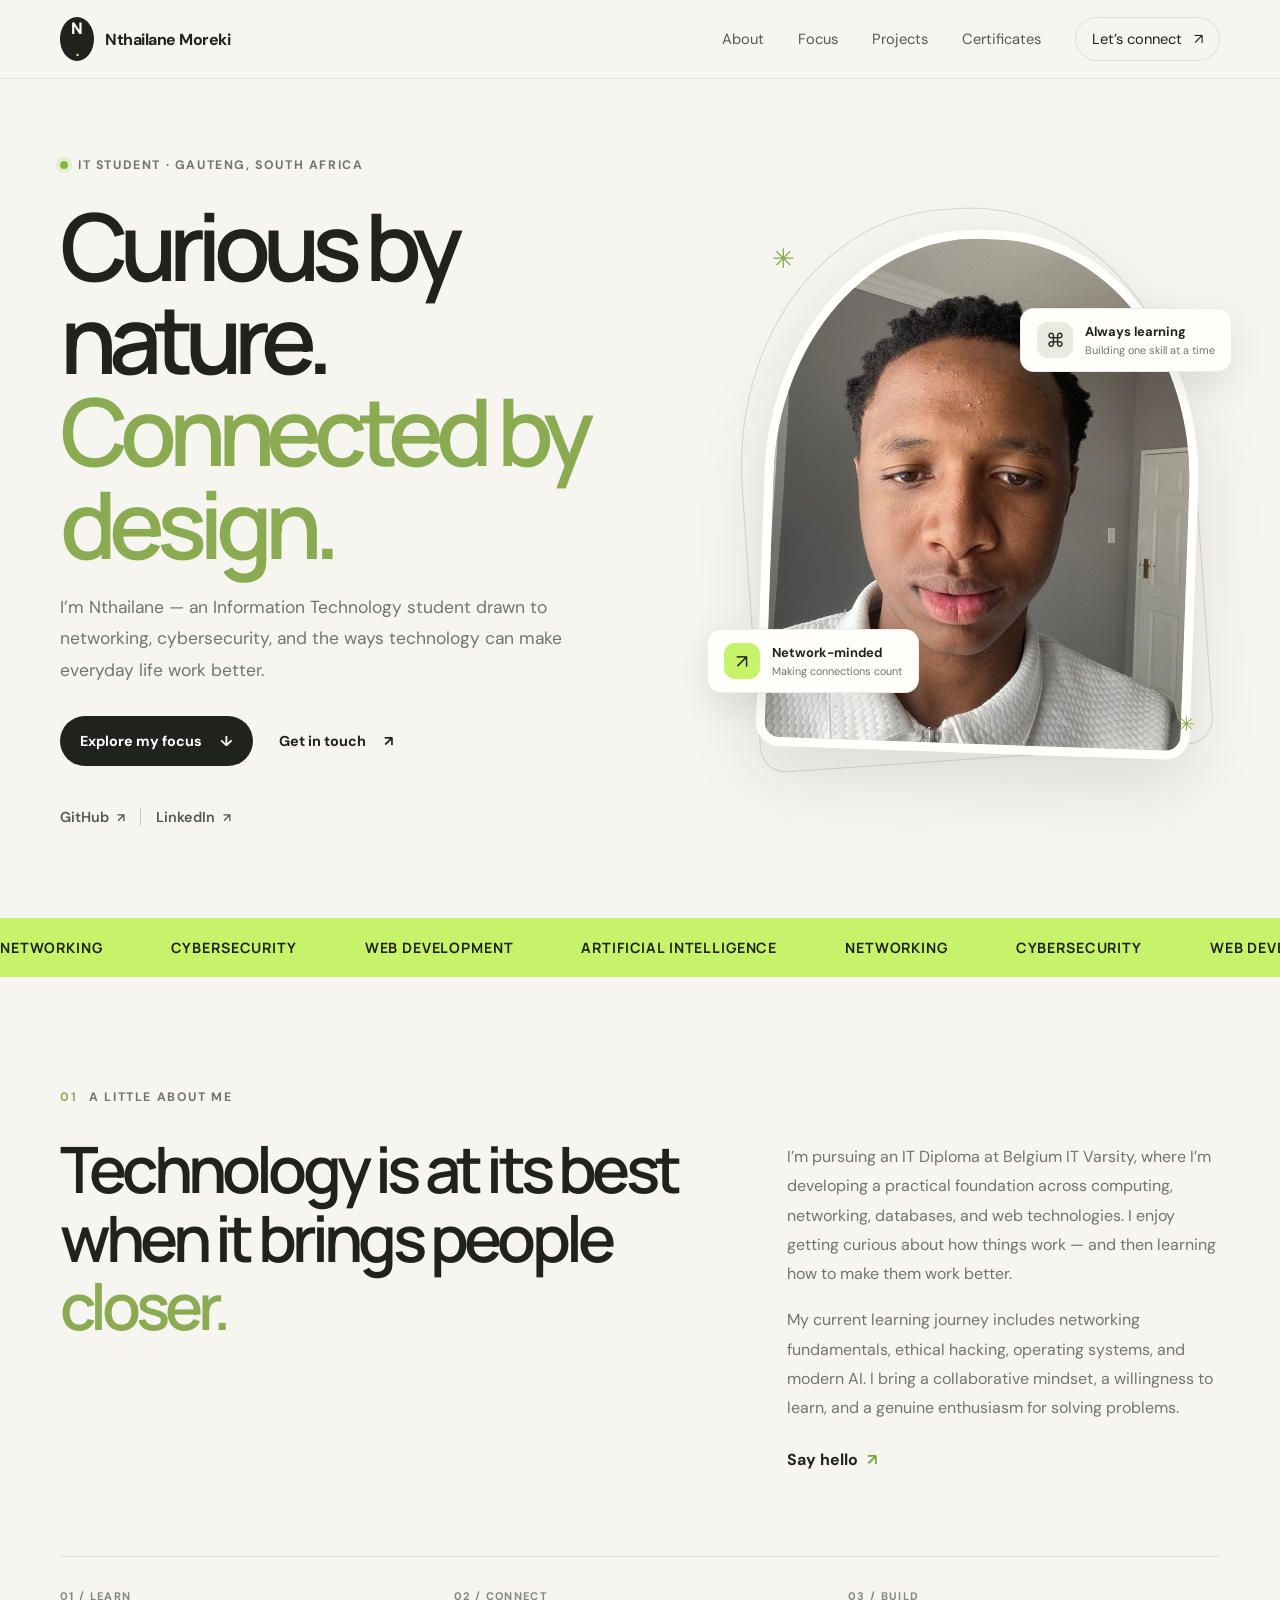
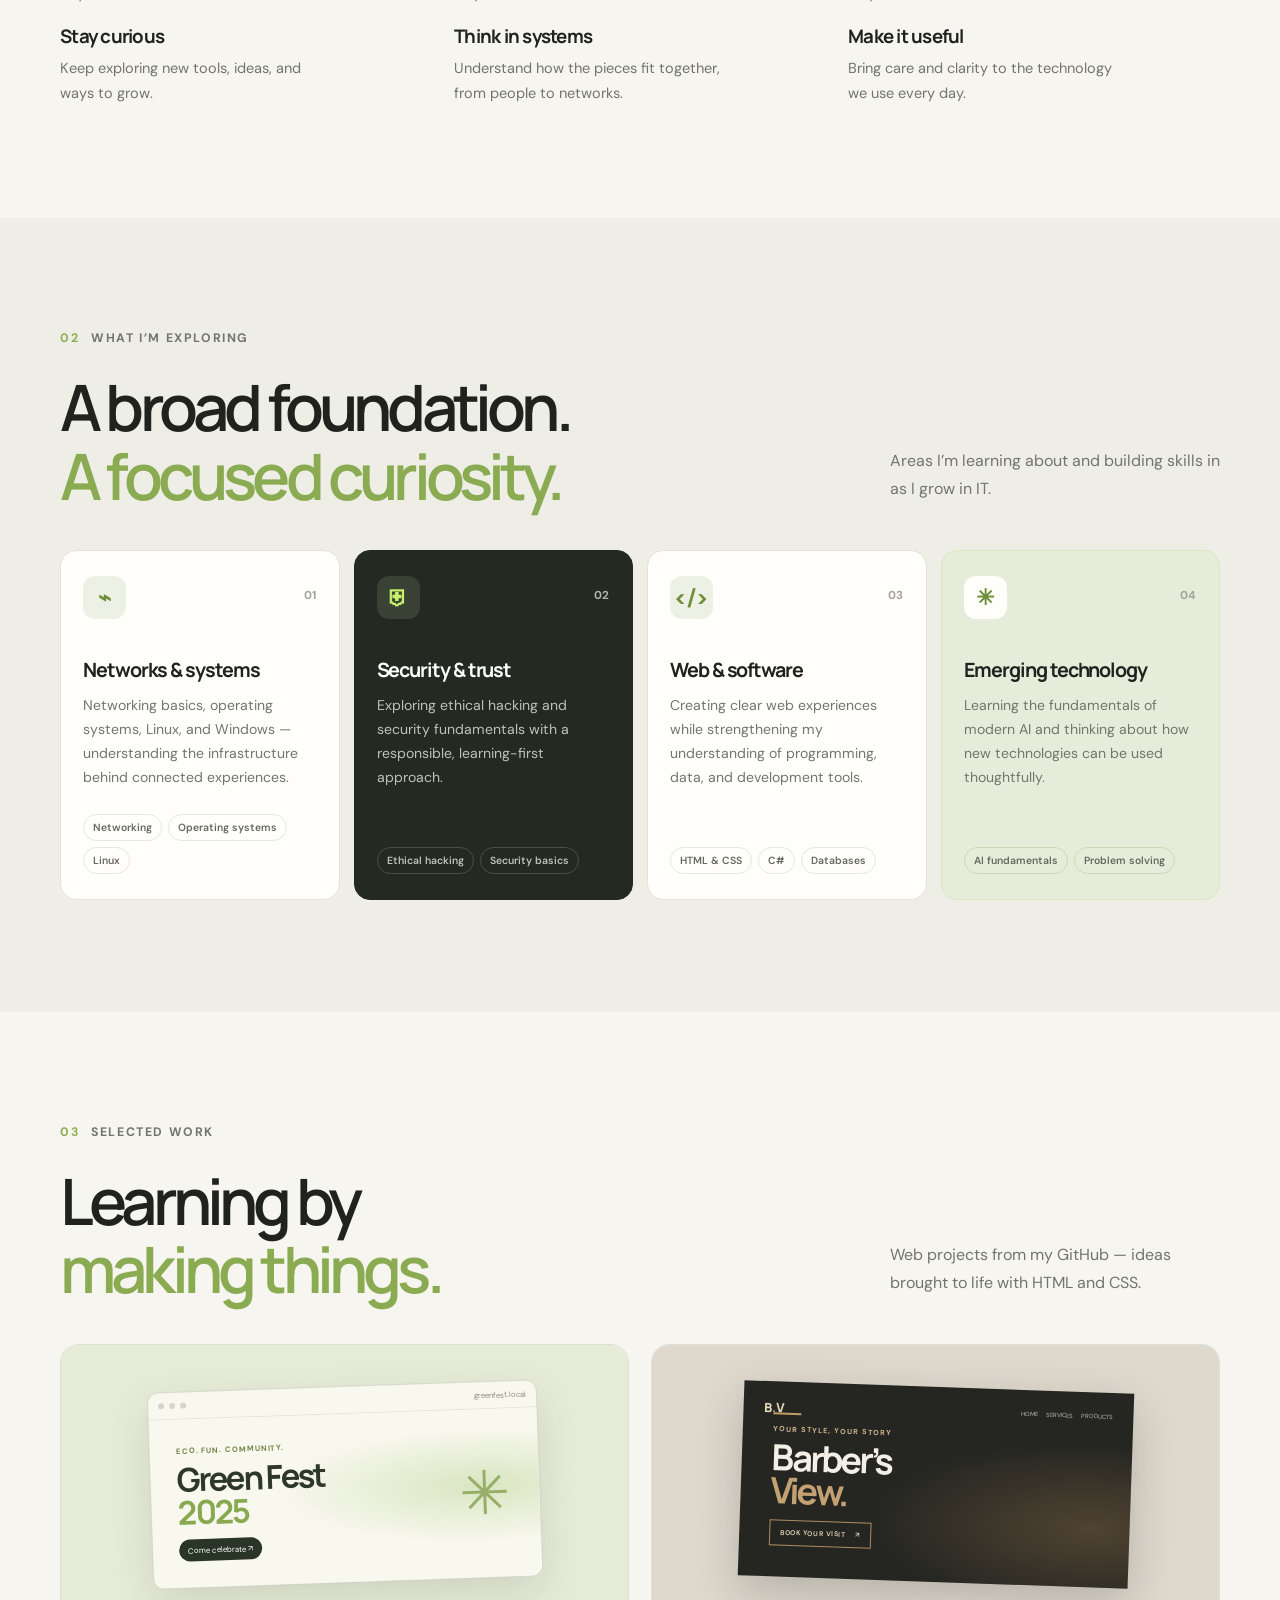
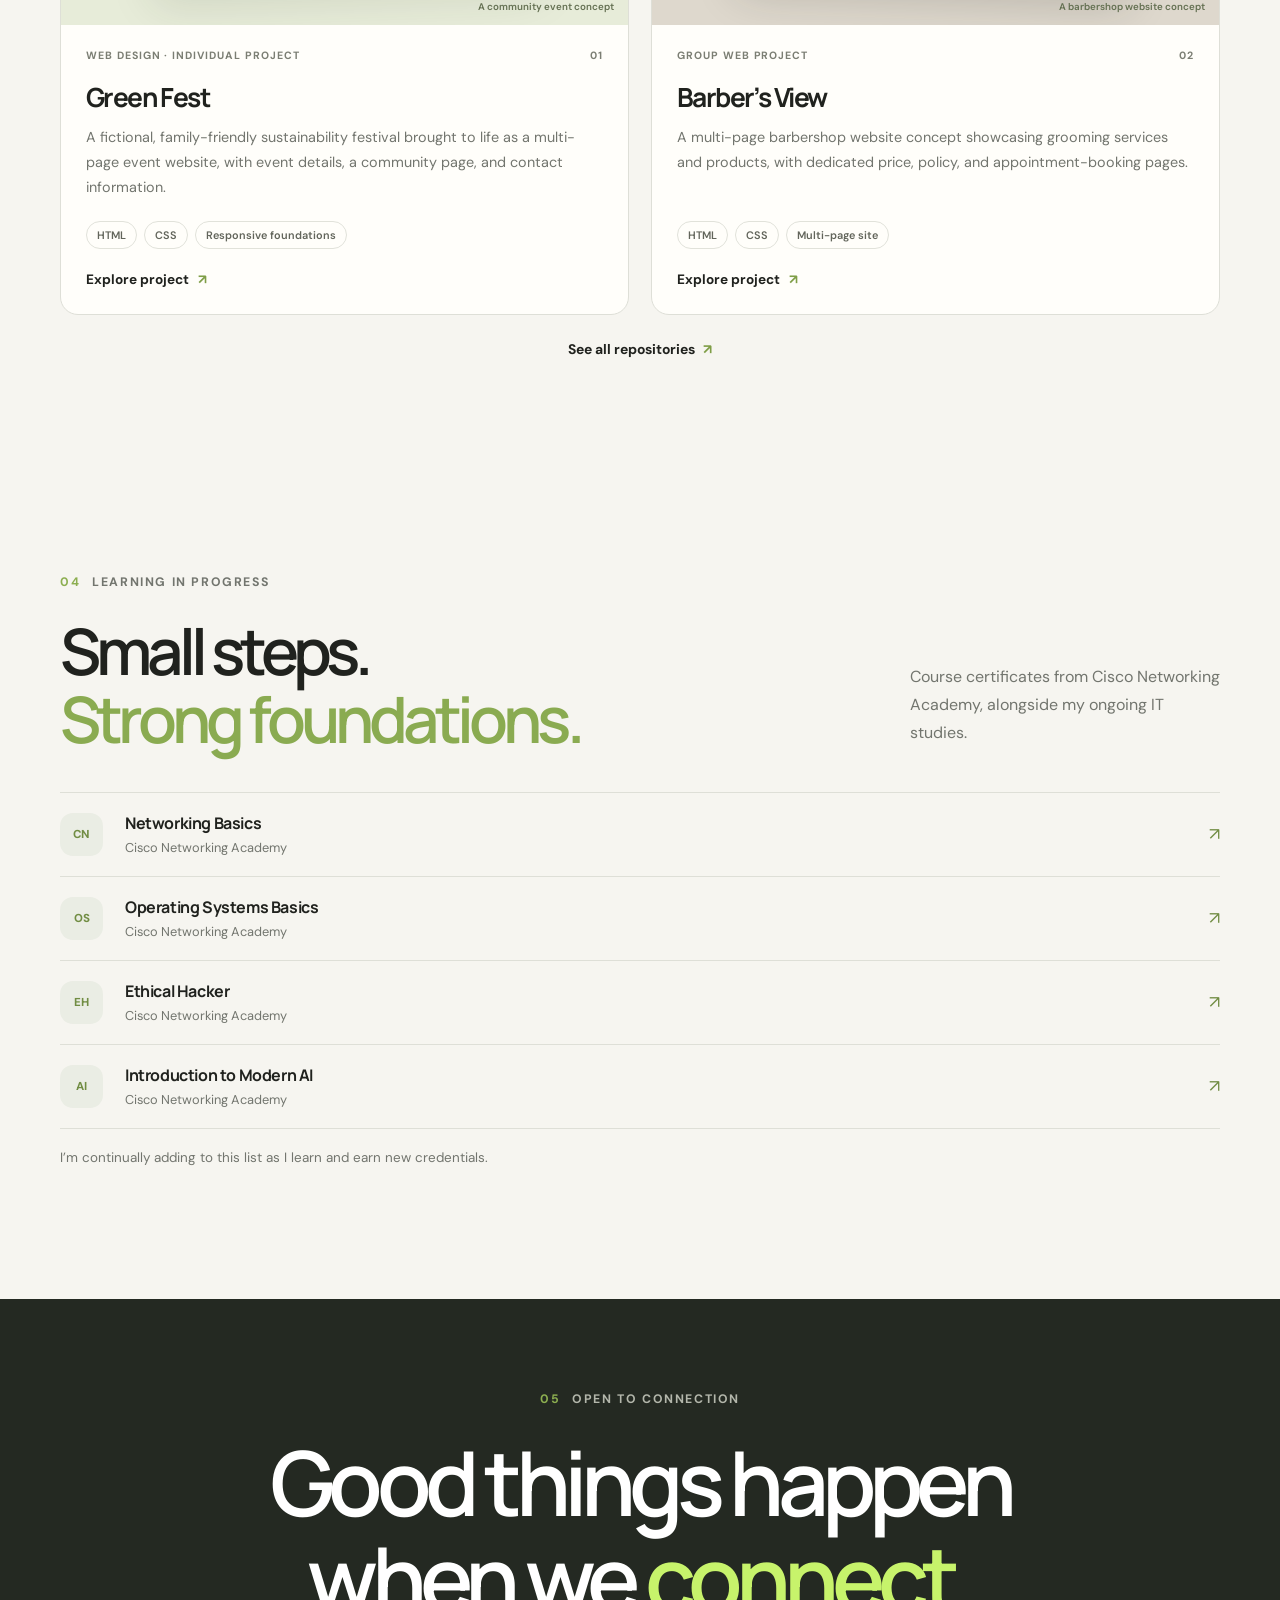
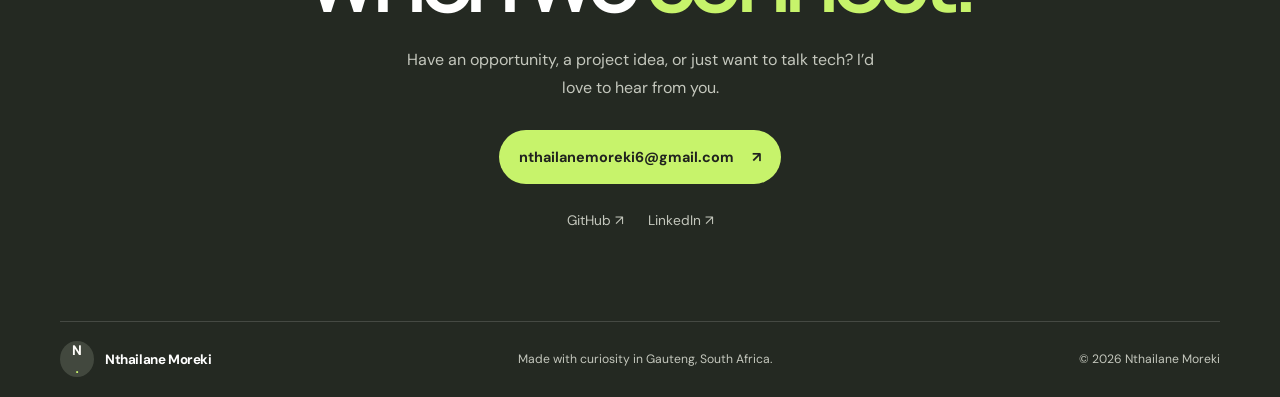
<file: index.html>
<!doctype html>
<html lang="en">
  <head>
    <meta charset="UTF-8" />
    <meta name="viewport" content="width=device-width, initial-scale=1.0" />
    <meta name="google-site-verification" content="Dft0Dbvdg8DLsbTJH8khOG7XVrzAigwTyQdLO8u_5IQ" />
    <meta
      name="description"
      content="The portfolio of Nthailane Moreki, an IT student in Gauteng, South Africa, focused on networking, cybersecurity, and thoughtful web experiences."
    />
    <meta name="theme-color" content="#f6f5f0" />
    <title>Nthailane Moreki — IT Student &amp; Aspiring Network Professional</title>
    <link rel="preconnect" href="https://fonts.googleapis.com" />
    <link rel="preconnect" href="https://fonts.gstatic.com" crossorigin />
    <link
      href="https://fonts.googleapis.com/css2?family=DM+Sans:wght@400;500;600;700&family=Manrope:wght@400;500;600;700;800&display=swap"
      rel="stylesheet"
    />
    <link rel="stylesheet" href="styles.css" />
    <script src="script.js" defer></script>
  </head>
  <body>
    <a class="skip-link" href="#main">Skip to content</a>
    <header class="site-header">
      <nav class="nav container" aria-label="Main navigation">
        <a class="brand" href="#home" aria-label="Nthailane Moreki, home">
          <span class="brand-mark">N<span>.</span></span>
          <span>Nthailane Moreki</span>
        </a>
        <button
          class="menu-toggle"
          type="button"
          aria-expanded="false"
          aria-controls="nav-links"
          aria-label="Open navigation menu"
        >
          <span></span><span></span>
        </button>
        <div class="nav-links" id="nav-links">
          <a href="#about">About</a>
          <a href="#focus">Focus</a>
          <a href="#projects">Projects</a>
          <a href="#certificates">Certificates</a>
          <a class="nav-contact" href="#contact">Let’s connect <span aria-hidden="true">↗</span></a>
        </div>
      </nav>
    </header>

    <main id="main">
      <section class="hero container" id="home" aria-labelledby="hero-title">
        <div class="hero-copy">
          <p class="eyebrow"><span class="status-dot"></span> IT student · Gauteng, South Africa</p>
          <h1 id="hero-title">Curious by nature.<br /><span>Connected by design.</span></h1>
          <p class="hero-intro">
            I’m Nthailane — an Information Technology student drawn to networking,
            cybersecurity, and the ways technology can make everyday life work better.
          </p>
          <div class="hero-actions">
            <a class="button button-primary" href="#focus">Explore my focus <span aria-hidden="true">↓</span></a>
            <a class="button button-text" href="mailto:nthailanemoreki6@gmail.com">Get in touch <span aria-hidden="true">↗</span></a>
          </div>
          <div class="hero-socials" aria-label="Social profiles">
            <a href="https://github.com/Nthailne" target="_blank" rel="noreferrer">
              GitHub <span aria-hidden="true">↗</span>
            </a>
            <span class="social-divider" aria-hidden="true"></span>
            <a href="https://www.linkedin.com/in/nthailane-moreki-953134298" target="_blank" rel="noreferrer">
              LinkedIn <span aria-hidden="true">↗</span>
            </a>
          </div>
        </div>
        <div class="hero-art" aria-label="Portrait of Nthailane Moreki">
          <div class="portrait-frame">
            <img
              src="portrait.png"
              alt="Portrait of Nthailane Moreki"
              width="768"
              height="1024"
            />
          </div>
          <div class="portrait-note note-top">
            <span class="note-icon" aria-hidden="true">⌘</span>
            <span><strong>Always learning</strong><small>Building one skill at a time</small></span>
          </div>
          <div class="portrait-note note-bottom">
            <span class="note-icon note-icon-green" aria-hidden="true">↗</span>
            <span><strong>Network-minded</strong><small>Making connections count</small></span>
          </div>
          <span class="art-spark spark-one" aria-hidden="true">✳</span>
          <span class="art-spark spark-two" aria-hidden="true">✳</span>
        </div>
      </section>

      <div class="ticker" aria-label="Areas of interest">
        <div class="ticker-track">
          <span>Networking</span><i></i><span>Cybersecurity</span><i></i><span>Web development</span><i></i><span>Artificial intelligence</span><i></i>
          <span>Networking</span><i></i><span>Cybersecurity</span><i></i><span>Web development</span><i></i><span>Artificial intelligence</span><i></i>
        </div>
      </div>

      <section class="section container about-section" id="about" aria-labelledby="about-title">
        <div class="section-kicker"><span>01</span> A little about me</div>
        <div class="about-layout">
          <h2 id="about-title">Technology is at its best when it brings people <span>closer.</span></h2>
          <div class="about-copy">
            <p>
              I’m pursuing an IT Diploma at Belgium IT Varsity, where I’m developing
              a practical foundation across computing, networking, databases, and web
              technologies. I enjoy getting curious about how things work — and then
              learning how to make them work better.
            </p>
            <p>
              My current learning journey includes networking fundamentals, ethical
              hacking, operating systems, and modern AI. I bring a collaborative mindset,
              a willingness to learn, and a genuine enthusiasm for solving problems.
            </p>
            <a class="inline-link" href="mailto:nthailanemoreki6@gmail.com">Say hello <span aria-hidden="true">↗</span></a>
          </div>
        </div>
        <div class="principles">
          <article class="principle">
            <span class="principle-number">01 / LEARN</span>
            <h3>Stay curious</h3>
            <p>Keep exploring new tools, ideas, and ways to grow.</p>
          </article>
          <article class="principle">
            <span class="principle-number">02 / CONNECT</span>
            <h3>Think in systems</h3>
            <p>Understand how the pieces fit together, from people to networks.</p>
          </article>
          <article class="principle">
            <span class="principle-number">03 / BUILD</span>
            <h3>Make it useful</h3>
            <p>Bring care and clarity to the technology we use every day.</p>
          </article>
        </div>
      </section>

      <section class="section focus-section" id="focus" aria-labelledby="focus-title">
        <div class="container">
          <div class="section-kicker"><span>02</span> What I’m exploring</div>
          <div class="section-heading">
            <h2 id="focus-title">A broad foundation.<br /><span>A focused curiosity.</span></h2>
            <p>Areas I’m learning about and building skills in as I grow in IT.</p>
          </div>
          <div class="focus-grid">
            <article class="focus-card">
              <span class="focus-icon" aria-hidden="true">⌁</span>
              <span class="focus-index">01</span>
              <h3>Networks &amp; systems</h3>
              <p>Networking basics, operating systems, Linux, and Windows — understanding the infrastructure behind connected experiences.</p>
              <div class="tag-row"><span>Networking</span><span>Operating systems</span><span>Linux</span></div>
            </article>
            <article class="focus-card focus-card-dark">
              <span class="focus-icon" aria-hidden="true">⛨</span>
              <span class="focus-index">02</span>
              <h3>Security &amp; trust</h3>
              <p>Exploring ethical hacking and security fundamentals with a responsible, learning-first approach.</p>
              <div class="tag-row"><span>Ethical hacking</span><span>Security basics</span></div>
            </article>
            <article class="focus-card">
              <span class="focus-icon" aria-hidden="true">&lt;/&gt;</span>
              <span class="focus-index">03</span>
              <h3>Web &amp; software</h3>
              <p>Creating clear web experiences while strengthening my understanding of programming, data, and development tools.</p>
              <div class="tag-row"><span>HTML &amp; CSS</span><span>C#</span><span>Databases</span></div>
            </article>
            <article class="focus-card focus-card-accent">
              <span class="focus-icon" aria-hidden="true">✳</span>
              <span class="focus-index">04</span>
              <h3>Emerging technology</h3>
              <p>Learning the fundamentals of modern AI and thinking about how new technologies can be used thoughtfully.</p>
              <div class="tag-row"><span>AI fundamentals</span><span>Problem solving</span></div>
            </article>
          </div>
        </div>
      </section>

      <section class="section container projects-section" id="projects" aria-labelledby="projects-title">
        <div class="section-kicker"><span>03</span> Selected work</div>
        <div class="section-heading">
          <h2 id="projects-title">Learning by<br /><span>making things.</span></h2>
          <p>Web projects from my GitHub — ideas brought to life with HTML and CSS.</p>
        </div>
        <div class="project-grid">
          <article class="project-card">
            <div class="project-preview green-preview" aria-hidden="true">
              <div class="preview-browser">
                <div class="preview-browser-bar"><span></span><span></span><span></span><small>greenfest.local</small></div>
                <div class="green-preview-content">
                  <span class="preview-eyebrow">ECO. FUN. COMMUNITY.</span>
                  <strong>Green Fest<br /><span>2025</span></strong>
                  <span class="preview-cta">Come celebrate ↗</span>
                  <span class="preview-leaf">✳</span>
                </div>
              </div>
              <span class="preview-label">A community event concept</span>
            </div>
            <div class="project-content">
              <div class="project-meta"><span>Web design · Individual project</span><span>01</span></div>
              <h3>Green Fest</h3>
              <p>A fictional, family-friendly sustainability festival brought to life as a multi-page event website, with event details, a community page, and contact information.</p>
              <div class="project-tags"><span>HTML</span><span>CSS</span><span>Responsive foundations</span></div>
              <a
                class="project-link"
                href="https://github.com/Nthailne/Webproject2/tree/main/WPR161%20Assignment-3/WPR161%20Assignment"
                target="_blank"
                rel="noreferrer"
                aria-label="View Green Fest project files on GitHub"
              >Explore project <span aria-hidden="true">↗</span></a>
            </div>
          </article>

          <article class="project-card">
            <div class="project-preview barber-preview" aria-hidden="true">
              <div class="barber-preview-content">
                <span class="barber-preview-brand">B<span>.</span>V</span>
                <span class="barber-preview-nav">HOME　 SERVICES　 PRODUCTS</span>
                <span class="barber-preview-rule"></span>
                <span class="barber-preview-kicker">YOUR STYLE, YOUR STORY</span>
                <strong>Barber’s<br /><span>View.</span></strong>
                <span class="barber-preview-button">BOOK YOUR VISIT　 ↗</span>
              </div>
              <span class="preview-label">A barbershop website concept</span>
            </div>
            <div class="project-content">
              <div class="project-meta"><span>Group web project</span><span>02</span></div>
              <h3>Barber’s View</h3>
              <p>A multi-page barbershop website concept showcasing grooming services and products, with dedicated price, policy, and appointment-booking pages.</p>
              <div class="project-tags"><span>HTML</span><span>CSS</span><span>Multi-page site</span></div>
              <a
                class="project-link"
                href="https://github.com/Nthailne/Web/tree/main/Project%20WRP161%20GROUP%20K1-A/Project%20WRP161%20GROUP%20K1-A"
                target="_blank"
                rel="noreferrer"
                aria-label="View Barber’s View project files on GitHub"
              >Explore project <span aria-hidden="true">↗</span></a>
            </div>
          </article>
        </div>
        <a class="all-projects-link" href="https://github.com/Nthailne?tab=repositories" target="_blank" rel="noreferrer">See all repositories <span aria-hidden="true">↗</span></a>
      </section>

      <section class="section container certificates-section" id="certificates" aria-labelledby="certificates-title">
        <div class="section-kicker"><span>04</span> Learning in progress</div>
        <div class="section-heading certificate-heading">
          <h2 id="certificates-title">Small steps.<br /><span>Strong foundations.</span></h2>
          <p>Course certificates from Cisco Networking Academy, alongside my ongoing IT studies.</p>
        </div>
        <div class="certificate-list">
          <a class="certificate" href="https://www.netacad.com/certificates/?issuanceId=53b3142d-e673-4922-b9e4-df9b06e0c4f4" target="_blank" rel="noreferrer">
            <span class="certificate-mark">CN</span>
            <span class="certificate-info"><strong>Networking Basics</strong><small>Cisco Networking Academy</small></span>
            <span class="certificate-link" aria-label="View Networking Basics certificate">↗</span>
          </a>
          <a class="certificate" href="https://www.netacad.com/certificates/?issuanceId=6ae05796-5d64-4e06-bf46-164c580086ac" target="_blank" rel="noreferrer">
            <span class="certificate-mark">OS</span>
            <span class="certificate-info"><strong>Operating Systems Basics</strong><small>Cisco Networking Academy</small></span>
            <span class="certificate-link" aria-label="View Operating Systems Basics certificate">↗</span>
          </a>
          <a class="certificate" href="https://www.netacad.com/certificates/?issuanceId=324e916f-9018-460d-a2b4-26484194b357" target="_blank" rel="noreferrer">
            <span class="certificate-mark">EH</span>
            <span class="certificate-info"><strong>Ethical Hacker</strong><small>Cisco Networking Academy</small></span>
            <span class="certificate-link" aria-label="View Ethical Hacker certificate">↗</span>
          </a>
          <a class="certificate" href="https://www.netacad.com/certificates/?issuanceId=44372e90-e81b-4233-b494-1ccb7a37f717" target="_blank" rel="noreferrer">
            <span class="certificate-mark">AI</span>
            <span class="certificate-info"><strong>Introduction to Modern AI</strong><small>Cisco Networking Academy</small></span>
            <span class="certificate-link" aria-label="View Introduction to Modern AI certificate">↗</span>
          </a>
        </div>
        <p class="certificate-note">I’m continually adding to this list as I learn and earn new credentials.</p>
      </section>

      <section class="contact-section" id="contact" aria-labelledby="contact-title">
        <div class="container contact-inner">
          <div class="section-kicker"><span>05</span> Open to connection</div>
          <h2 id="contact-title">Good things happen<br />when we <span>connect.</span></h2>
          <p>Have an opportunity, a project idea, or just want to talk tech? I’d love to hear from you.</p>
          <a class="button button-light" href="mailto:nthailanemoreki6@gmail.com">nthailanemoreki6@gmail.com <span aria-hidden="true">↗</span></a>
          <div class="contact-socials">
            <a href="https://github.com/Nthailne" target="_blank" rel="noreferrer">GitHub ↗</a>
            <a href="https://www.linkedin.com/in/nthailane-moreki-953134298" target="_blank" rel="noreferrer">LinkedIn ↗</a>
          </div>
        </div>
      </section>
    </main>

    <footer class="footer">
      <div class="container footer-inner">
        <a class="brand footer-brand" href="#home"><span class="brand-mark">N<span>.</span></span><span>Nthailane Moreki</span></a>
        <p>Made with curiosity in Gauteng, South Africa.</p>
        <span>© <span id="year">2026</span> Nthailane Moreki</span>
      </div>
    </footer>
  </body>
</html>
</file>
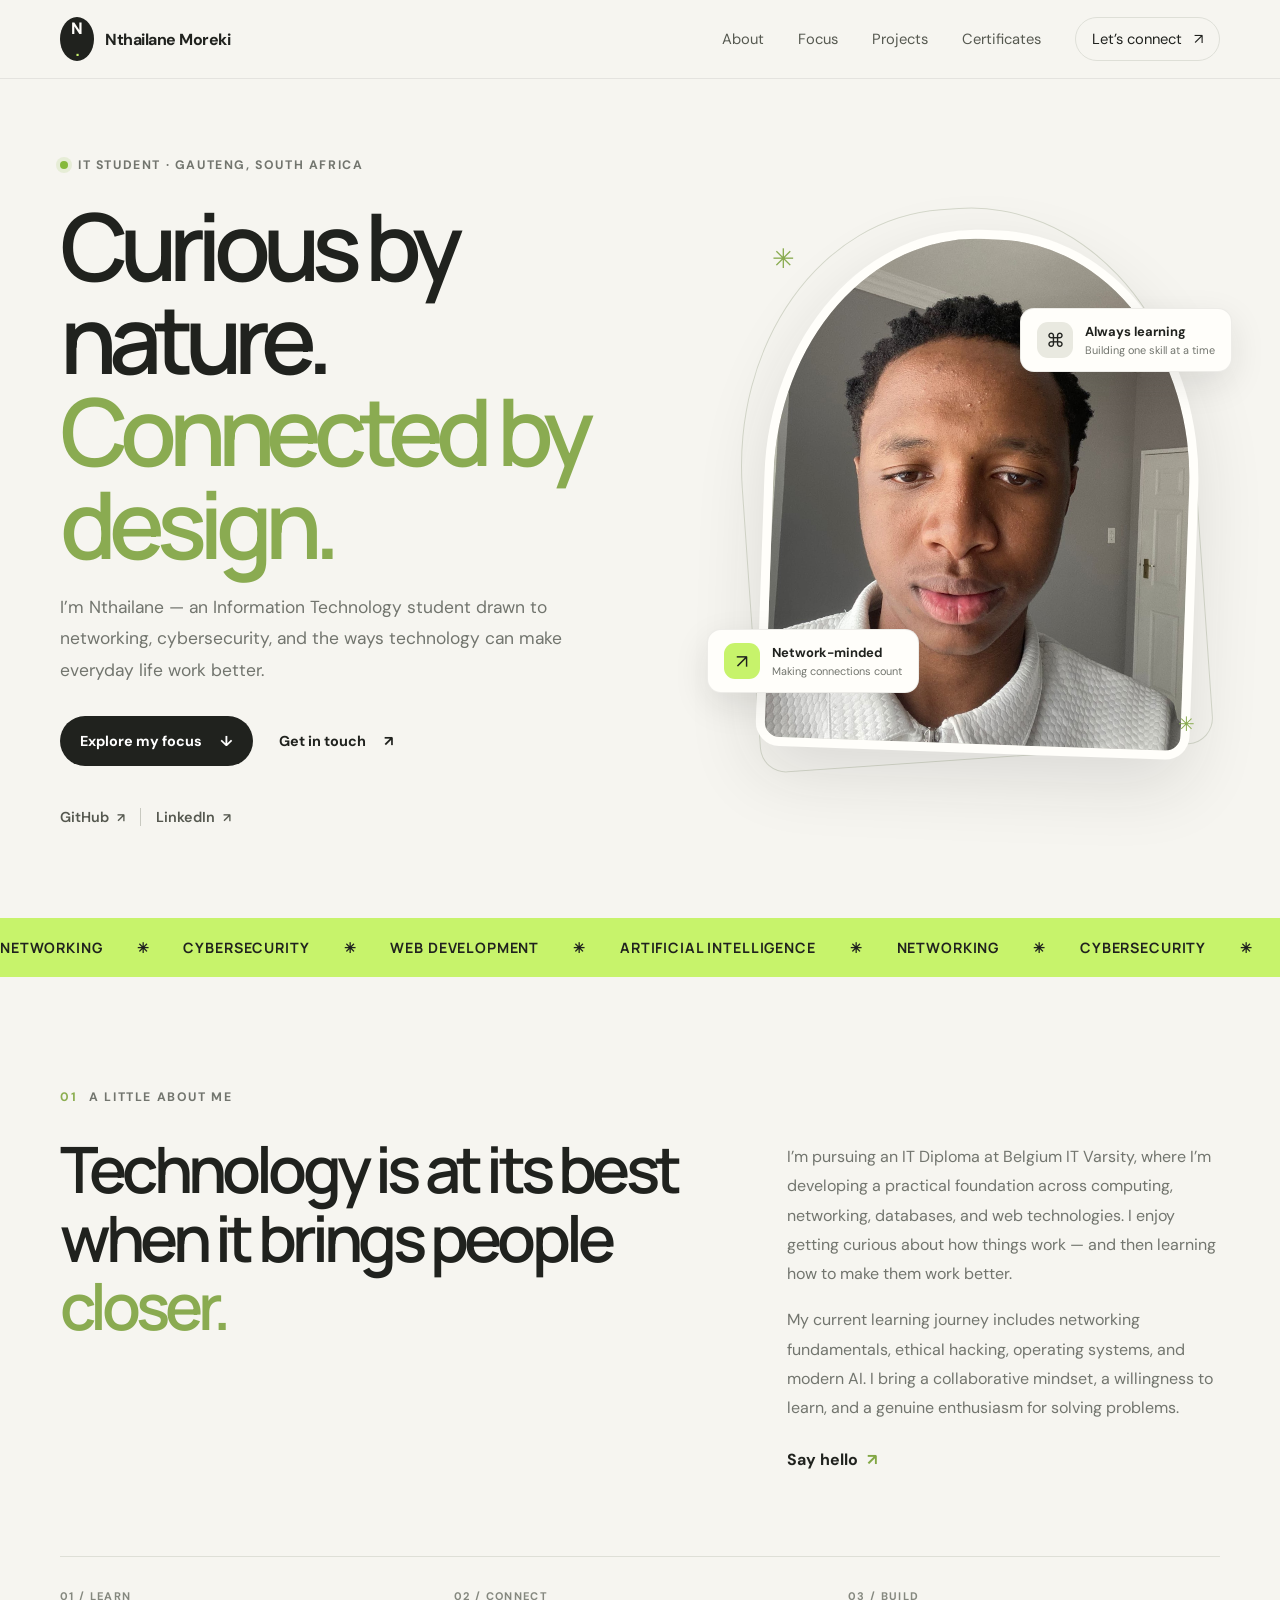
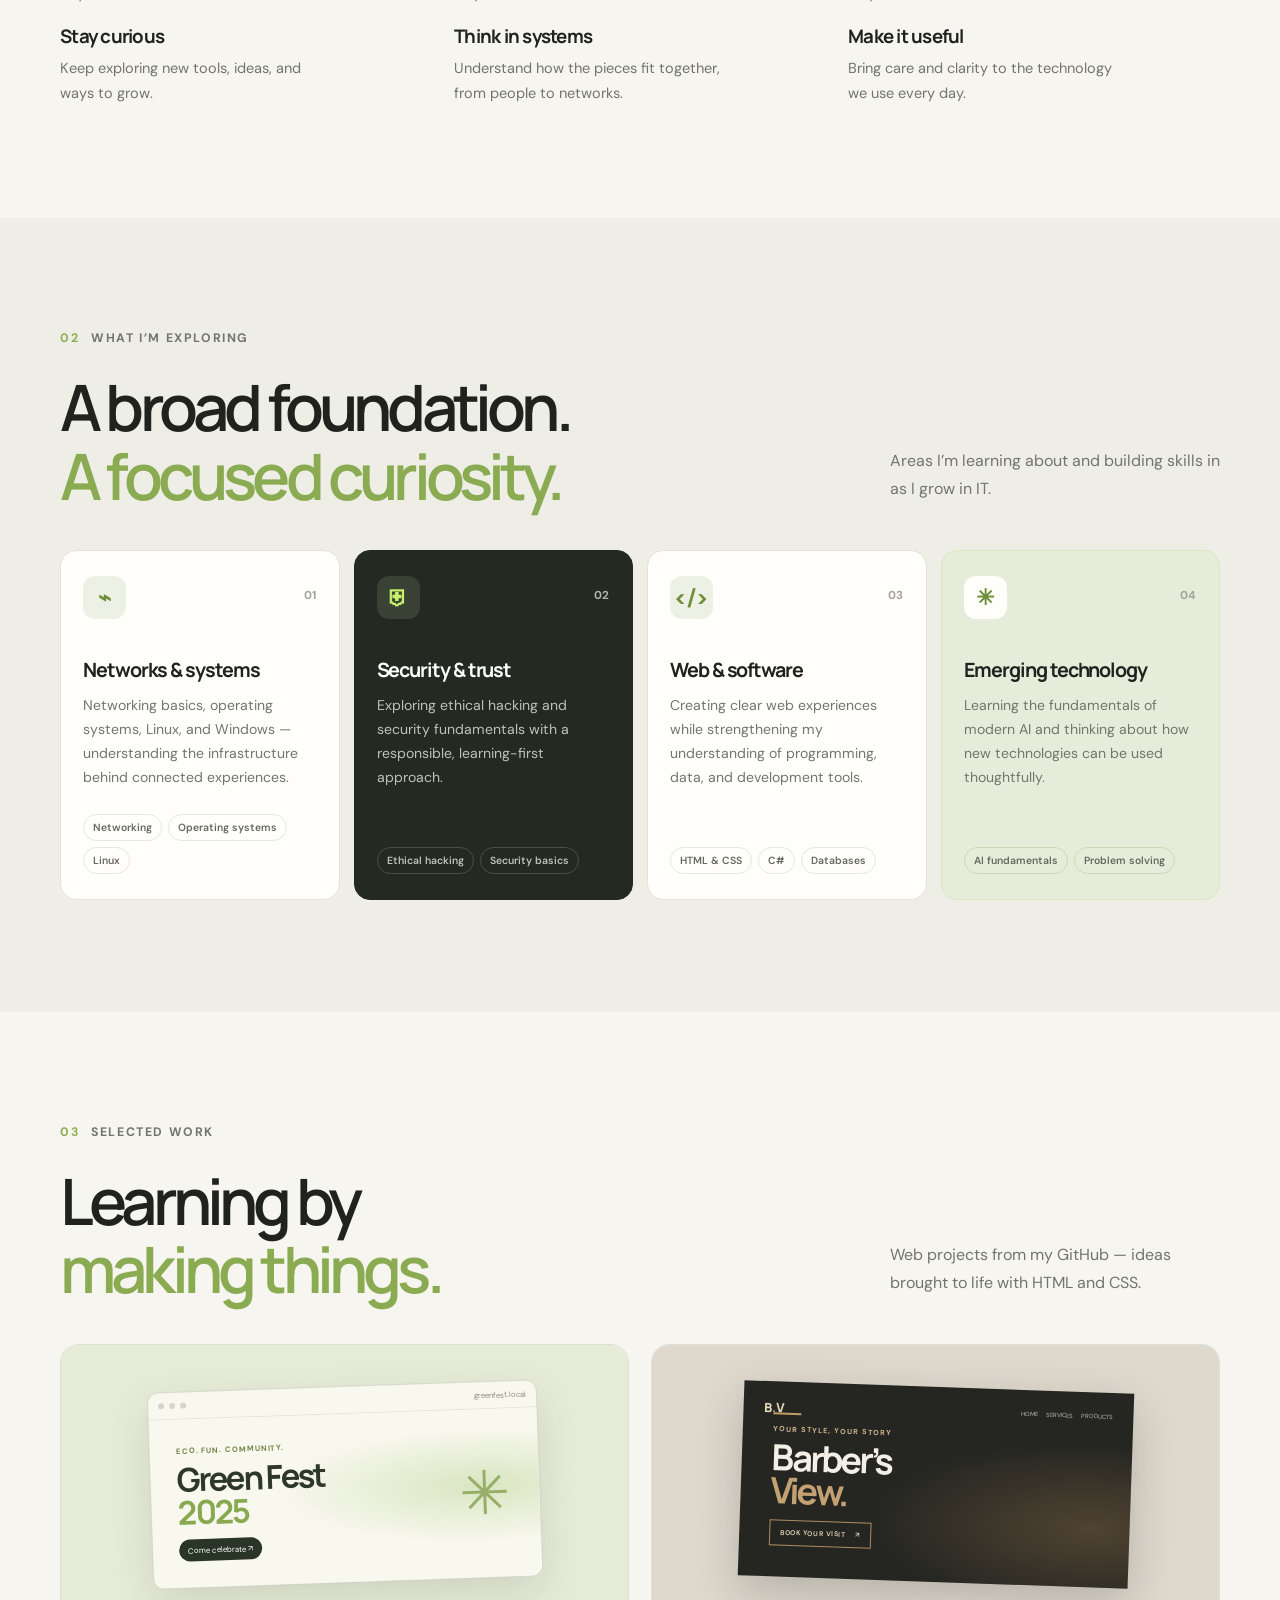
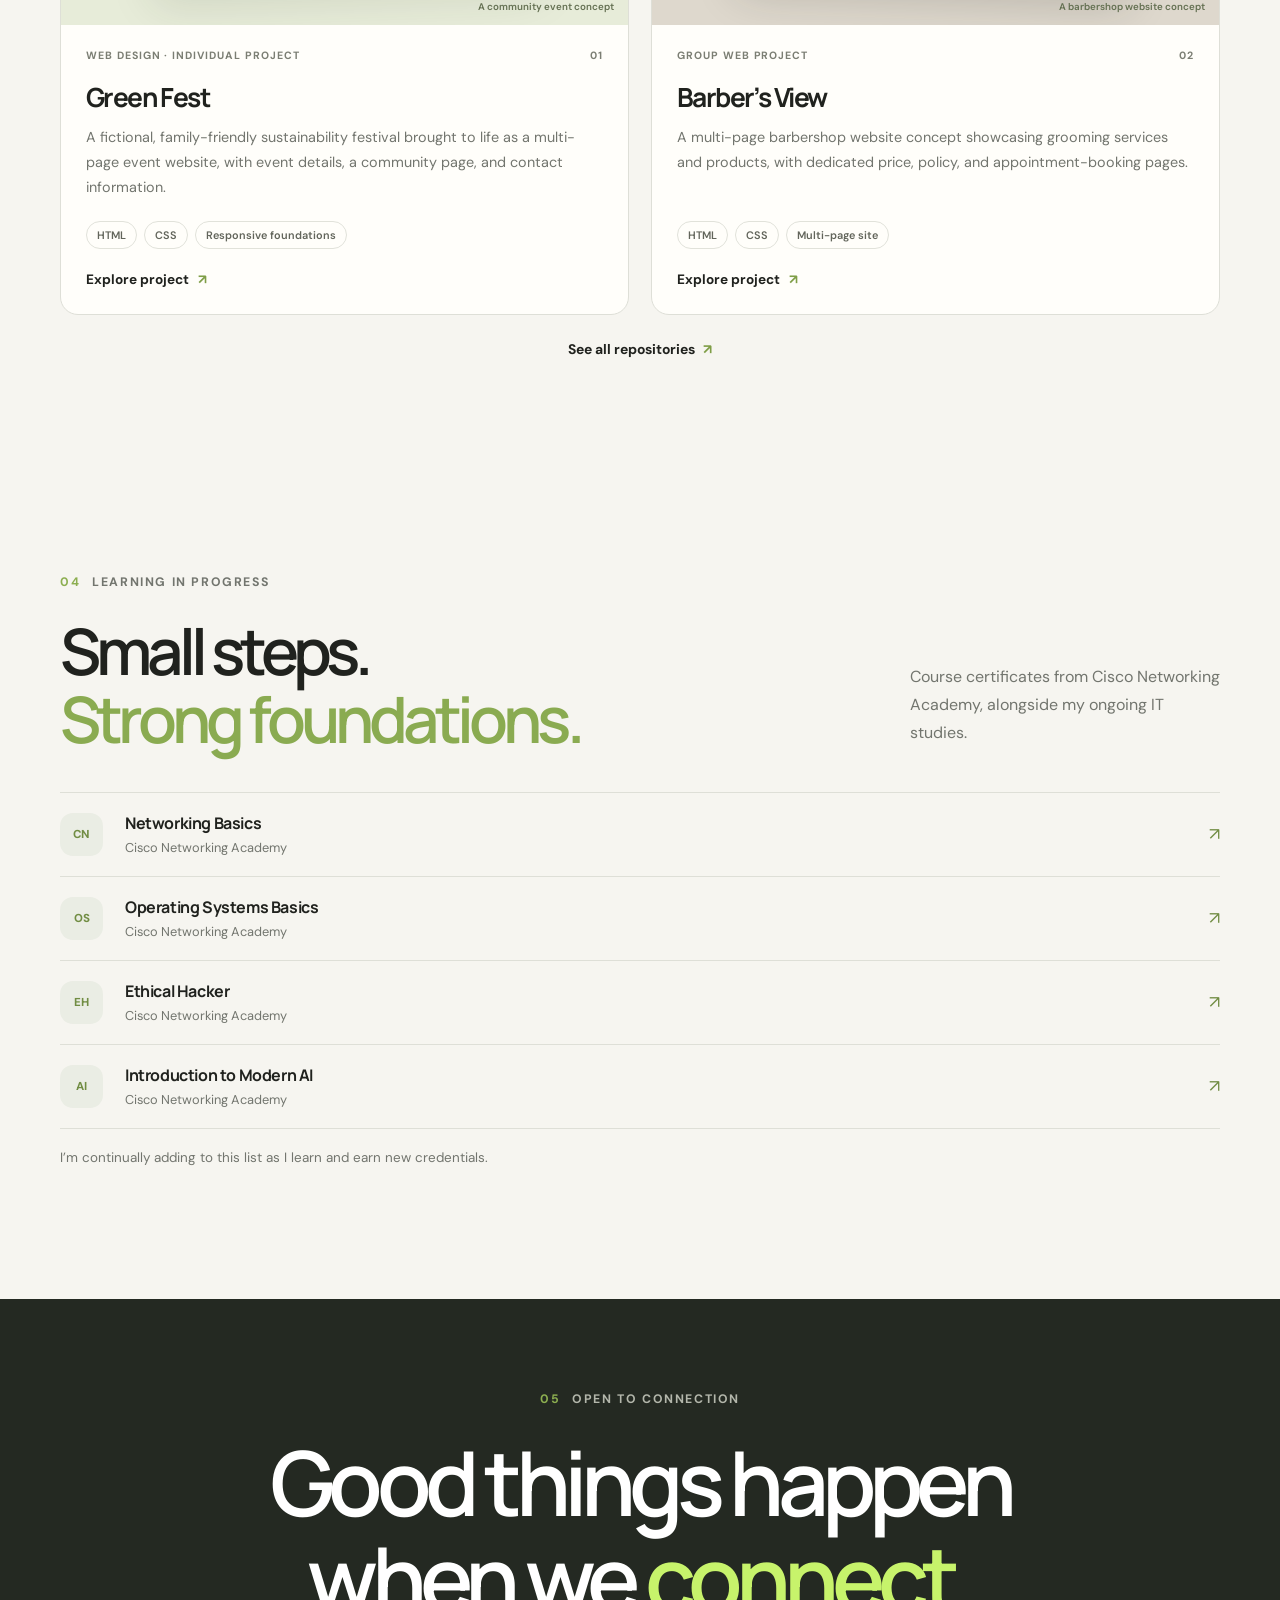
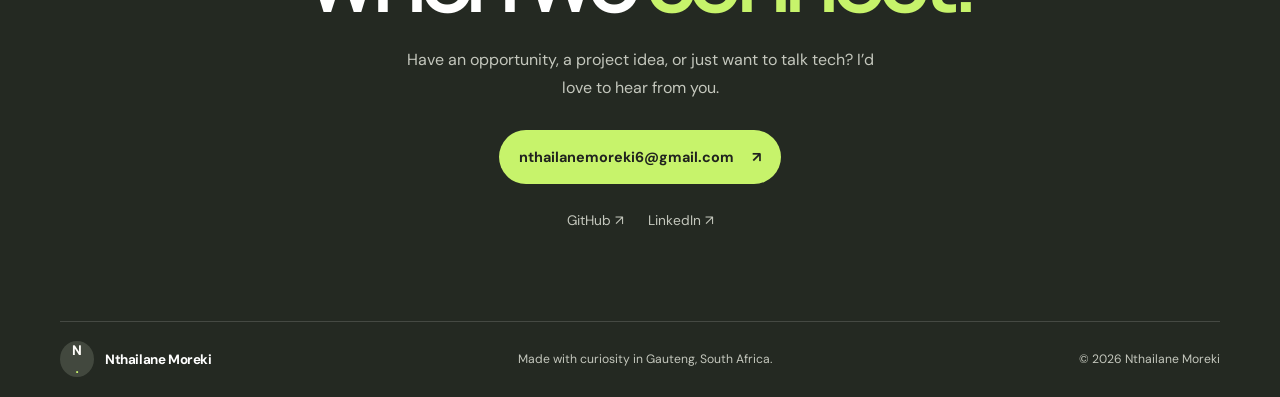
<file: portfolio/index.html>
<!doctype html>
<html lang="en">
  <head>
    <meta charset="UTF-8" />
    <meta name="viewport" content="width=device-width, initial-scale=1.0" />
    <meta
      name="description"
      content="The portfolio of Nthailane Moreki, an IT student in Gauteng, South Africa, focused on networking, cybersecurity, and thoughtful web experiences."
    />
    <meta name="theme-color" content="#f6f5f0" />
    <title>Nthailane Moreki — IT Student &amp; Aspiring Network Professional</title>
    <link rel="preconnect" href="https://fonts.googleapis.com" />
    <link rel="preconnect" href="https://fonts.gstatic.com" crossorigin />
    <link
      href="https://fonts.googleapis.com/css2?family=DM+Sans:wght@400;500;600;700&family=Manrope:wght@400;500;600;700;800&display=swap"
      rel="stylesheet"
    />
    <link rel="stylesheet" href="styles.css" />
    <script src="script.js" defer></script>
  </head>
  <body>
    <a class="skip-link" href="#main">Skip to content</a>
    <header class="site-header">
      <nav class="nav container" aria-label="Main navigation">
        <a class="brand" href="#home" aria-label="Nthailane Moreki, home">
          <span class="brand-mark">N<span>.</span></span>
          <span>Nthailane Moreki</span>
        </a>
        <button
          class="menu-toggle"
          type="button"
          aria-expanded="false"
          aria-controls="nav-links"
          aria-label="Open navigation menu"
        >
          <span></span><span></span>
        </button>
        <div class="nav-links" id="nav-links">
          <a href="#about">About</a>
          <a href="#focus">Focus</a>
          <a href="#projects">Projects</a>
          <a href="#certificates">Certificates</a>
          <a class="nav-contact" href="#contact">Let’s connect <span aria-hidden="true">↗</span></a>
        </div>
      </nav>
    </header>

    <main id="main">
      <section class="hero container" id="home" aria-labelledby="hero-title">
        <div class="hero-copy">
          <p class="eyebrow"><span class="status-dot"></span> IT student · Gauteng, South Africa</p>
          <h1 id="hero-title">Curious by nature.<br /><span>Connected by design.</span></h1>
          <p class="hero-intro">
            I’m Nthailane — an Information Technology student drawn to networking,
            cybersecurity, and the ways technology can make everyday life work better.
          </p>
          <div class="hero-actions">
            <a class="button button-primary" href="#focus">Explore my focus <span aria-hidden="true">↓</span></a>
            <a class="button button-text" href="mailto:nthailanemoreki6@gmail.com">Get in touch <span aria-hidden="true">↗</span></a>
          </div>
          <div class="hero-socials" aria-label="Social profiles">
            <a href="https://github.com/Nthailne" target="_blank" rel="noreferrer">
              GitHub <span aria-hidden="true">↗</span>
            </a>
            <span class="social-divider" aria-hidden="true"></span>
            <a href="https://www.linkedin.com/in/nthailane-moreki-953134298" target="_blank" rel="noreferrer">
              LinkedIn <span aria-hidden="true">↗</span>
            </a>
          </div>
        </div>
        <div class="hero-art" aria-label="Portrait of Nthailane Moreki">
          <div class="portrait-frame">
            <img
              src="assets/portrait.png"
              alt="Portrait of Nthailane Moreki"
              width="768"
              height="1024"
            />
          </div>
          <div class="portrait-note note-top">
            <span class="note-icon" aria-hidden="true">⌘</span>
            <span><strong>Always learning</strong><small>Building one skill at a time</small></span>
          </div>
          <div class="portrait-note note-bottom">
            <span class="note-icon note-icon-green" aria-hidden="true">↗</span>
            <span><strong>Network-minded</strong><small>Making connections count</small></span>
          </div>
          <span class="art-spark spark-one" aria-hidden="true">✳</span>
          <span class="art-spark spark-two" aria-hidden="true">✳</span>
        </div>
      </section>

      <div class="ticker" aria-label="Areas of interest">
        <div class="ticker-track">
          <span>Networking</span><i>✳</i><span>Cybersecurity</span><i>✳</i><span>Web development</span><i>✳</i><span>Artificial intelligence</span><i>✳</i>
          <span>Networking</span><i>✳</i><span>Cybersecurity</span><i>✳</i><span>Web development</span><i>✳</i><span>Artificial intelligence</span><i>✳</i>
        </div>
      </div>

      <section class="section container about-section" id="about" aria-labelledby="about-title">
        <div class="section-kicker"><span>01</span> A little about me</div>
        <div class="about-layout">
          <h2 id="about-title">Technology is at its best when it brings people <span>closer.</span></h2>
          <div class="about-copy">
            <p>
              I’m pursuing an IT Diploma at Belgium IT Varsity, where I’m developing
              a practical foundation across computing, networking, databases, and web
              technologies. I enjoy getting curious about how things work — and then
              learning how to make them work better.
            </p>
            <p>
              My current learning journey includes networking fundamentals, ethical
              hacking, operating systems, and modern AI. I bring a collaborative mindset,
              a willingness to learn, and a genuine enthusiasm for solving problems.
            </p>
            <a class="inline-link" href="mailto:nthailanemoreki6@gmail.com">Say hello <span aria-hidden="true">↗</span></a>
          </div>
        </div>
        <div class="principles">
          <article class="principle">
            <span class="principle-number">01 / LEARN</span>
            <h3>Stay curious</h3>
            <p>Keep exploring new tools, ideas, and ways to grow.</p>
          </article>
          <article class="principle">
            <span class="principle-number">02 / CONNECT</span>
            <h3>Think in systems</h3>
            <p>Understand how the pieces fit together, from people to networks.</p>
          </article>
          <article class="principle">
            <span class="principle-number">03 / BUILD</span>
            <h3>Make it useful</h3>
            <p>Bring care and clarity to the technology we use every day.</p>
          </article>
        </div>
      </section>

      <section class="section focus-section" id="focus" aria-labelledby="focus-title">
        <div class="container">
          <div class="section-kicker"><span>02</span> What I’m exploring</div>
          <div class="section-heading">
            <h2 id="focus-title">A broad foundation.<br /><span>A focused curiosity.</span></h2>
            <p>Areas I’m learning about and building skills in as I grow in IT.</p>
          </div>
          <div class="focus-grid">
            <article class="focus-card">
              <span class="focus-icon" aria-hidden="true">⌁</span>
              <span class="focus-index">01</span>
              <h3>Networks &amp; systems</h3>
              <p>Networking basics, operating systems, Linux, and Windows — understanding the infrastructure behind connected experiences.</p>
              <div class="tag-row"><span>Networking</span><span>Operating systems</span><span>Linux</span></div>
            </article>
            <article class="focus-card focus-card-dark">
              <span class="focus-icon" aria-hidden="true">⛨</span>
              <span class="focus-index">02</span>
              <h3>Security &amp; trust</h3>
              <p>Exploring ethical hacking and security fundamentals with a responsible, learning-first approach.</p>
              <div class="tag-row"><span>Ethical hacking</span><span>Security basics</span></div>
            </article>
            <article class="focus-card">
              <span class="focus-icon" aria-hidden="true">&lt;/&gt;</span>
              <span class="focus-index">03</span>
              <h3>Web &amp; software</h3>
              <p>Creating clear web experiences while strengthening my understanding of programming, data, and development tools.</p>
              <div class="tag-row"><span>HTML &amp; CSS</span><span>C#</span><span>Databases</span></div>
            </article>
            <article class="focus-card focus-card-accent">
              <span class="focus-icon" aria-hidden="true">✳</span>
              <span class="focus-index">04</span>
              <h3>Emerging technology</h3>
              <p>Learning the fundamentals of modern AI and thinking about how new technologies can be used thoughtfully.</p>
              <div class="tag-row"><span>AI fundamentals</span><span>Problem solving</span></div>
            </article>
          </div>
        </div>
      </section>

      <section class="section container projects-section" id="projects" aria-labelledby="projects-title">
        <div class="section-kicker"><span>03</span> Selected work</div>
        <div class="section-heading">
          <h2 id="projects-title">Learning by<br /><span>making things.</span></h2>
          <p>Web projects from my GitHub — ideas brought to life with HTML and CSS.</p>
        </div>
        <div class="project-grid">
          <article class="project-card">
            <div class="project-preview green-preview" aria-hidden="true">
              <div class="preview-browser">
                <div class="preview-browser-bar"><span></span><span></span><span></span><small>greenfest.local</small></div>
                <div class="green-preview-content">
                  <span class="preview-eyebrow">ECO. FUN. COMMUNITY.</span>
                  <strong>Green Fest<br /><span>2025</span></strong>
                  <span class="preview-cta">Come celebrate ↗</span>
                  <span class="preview-leaf">✳</span>
                </div>
              </div>
              <span class="preview-label">A community event concept</span>
            </div>
            <div class="project-content">
              <div class="project-meta"><span>Web design · Individual project</span><span>01</span></div>
              <h3>Green Fest</h3>
              <p>A fictional, family-friendly sustainability festival brought to life as a multi-page event website, with event details, a community page, and contact information.</p>
              <div class="project-tags"><span>HTML</span><span>CSS</span><span>Responsive foundations</span></div>
              <a
                class="project-link"
                href="https://github.com/Nthailne/Webproject2/tree/main/WPR161%20Assignment-3/WPR161%20Assignment"
                target="_blank"
                rel="noreferrer"
                aria-label="View Green Fest project files on GitHub"
              >Explore project <span aria-hidden="true">↗</span></a>
            </div>
          </article>

          <article class="project-card">
            <div class="project-preview barber-preview" aria-hidden="true">
              <div class="barber-preview-content">
                <span class="barber-preview-brand">B<span>.</span>V</span>
                <span class="barber-preview-nav">HOME　 SERVICES　 PRODUCTS</span>
                <span class="barber-preview-rule"></span>
                <span class="barber-preview-kicker">YOUR STYLE, YOUR STORY</span>
                <strong>Barber’s<br /><span>View.</span></strong>
                <span class="barber-preview-button">BOOK YOUR VISIT　 ↗</span>
              </div>
              <span class="preview-label">A barbershop website concept</span>
            </div>
            <div class="project-content">
              <div class="project-meta"><span>Group web project</span><span>02</span></div>
              <h3>Barber’s View</h3>
              <p>A multi-page barbershop website concept showcasing grooming services and products, with dedicated price, policy, and appointment-booking pages.</p>
              <div class="project-tags"><span>HTML</span><span>CSS</span><span>Multi-page site</span></div>
              <a
                class="project-link"
                href="https://github.com/Nthailne/Web/tree/main/Project%20WRP161%20GROUP%20K1-A/Project%20WRP161%20GROUP%20K1-A"
                target="_blank"
                rel="noreferrer"
                aria-label="View Barber’s View project files on GitHub"
              >Explore project <span aria-hidden="true">↗</span></a>
            </div>
          </article>
        </div>
        <a class="all-projects-link" href="https://github.com/Nthailne?tab=repositories" target="_blank" rel="noreferrer">See all repositories <span aria-hidden="true">↗</span></a>
      </section>

      <section class="section container certificates-section" id="certificates" aria-labelledby="certificates-title">
        <div class="section-kicker"><span>04</span> Learning in progress</div>
        <div class="section-heading certificate-heading">
          <h2 id="certificates-title">Small steps.<br /><span>Strong foundations.</span></h2>
          <p>Course certificates from Cisco Networking Academy, alongside my ongoing IT studies.</p>
        </div>
        <div class="certificate-list">
          <a class="certificate" href="https://www.netacad.com/certificates/?issuanceId=53b3142d-e673-4922-b9e4-df9b06e0c4f4" target="_blank" rel="noreferrer">
            <span class="certificate-mark">CN</span>
            <span class="certificate-info"><strong>Networking Basics</strong><small>Cisco Networking Academy</small></span>
            <span class="certificate-link" aria-label="View Networking Basics certificate">↗</span>
          </a>
          <a class="certificate" href="https://www.netacad.com/certificates/?issuanceId=6ae05796-5d64-4e06-bf46-164c580086ac" target="_blank" rel="noreferrer">
            <span class="certificate-mark">OS</span>
            <span class="certificate-info"><strong>Operating Systems Basics</strong><small>Cisco Networking Academy</small></span>
            <span class="certificate-link" aria-label="View Operating Systems Basics certificate">↗</span>
          </a>
          <a class="certificate" href="https://www.netacad.com/certificates/?issuanceId=324e916f-9018-460d-a2b4-26484194b357" target="_blank" rel="noreferrer">
            <span class="certificate-mark">EH</span>
            <span class="certificate-info"><strong>Ethical Hacker</strong><small>Cisco Networking Academy</small></span>
            <span class="certificate-link" aria-label="View Ethical Hacker certificate">↗</span>
          </a>
          <a class="certificate" href="https://www.netacad.com/certificates/?issuanceId=44372e90-e81b-4233-b494-1ccb7a37f717" target="_blank" rel="noreferrer">
            <span class="certificate-mark">AI</span>
            <span class="certificate-info"><strong>Introduction to Modern AI</strong><small>Cisco Networking Academy</small></span>
            <span class="certificate-link" aria-label="View Introduction to Modern AI certificate">↗</span>
          </a>
        </div>
        <p class="certificate-note">I’m continually adding to this list as I learn and earn new credentials.</p>
      </section>

      <section class="contact-section" id="contact" aria-labelledby="contact-title">
        <div class="container contact-inner">
          <div class="section-kicker"><span>05</span> Open to connection</div>
          <h2 id="contact-title">Good things happen<br />when we <span>connect.</span></h2>
          <p>Have an opportunity, a project idea, or just want to talk tech? I’d love to hear from you.</p>
          <a class="button button-light" href="mailto:nthailanemoreki6@gmail.com">nthailanemoreki6@gmail.com <span aria-hidden="true">↗</span></a>
          <div class="contact-socials">
            <a href="https://github.com/Nthailne" target="_blank" rel="noreferrer">GitHub ↗</a>
            <a href="https://www.linkedin.com/in/nthailane-moreki-953134298" target="_blank" rel="noreferrer">LinkedIn ↗</a>
          </div>
        </div>
      </section>
    </main>

    <footer class="footer">
      <div class="container footer-inner">
        <a class="brand footer-brand" href="#home"><span class="brand-mark">N<span>.</span></span><span>Nthailane Moreki</span></a>
        <p>Made with curiosity in Gauteng, South Africa.</p>
        <span>© <span id="year">2026</span> Nthailane Moreki</span>
      </div>
    </footer>
  </body>
</html>
</file>
<file: styles.css>
:root {
  color-scheme: light;
  --paper: #f6f5f0;
  --ink: #20221e;
  --muted: #72756e;
  --line: #dedfd7;
  --green: #c7f36b;
  --deep: #242922;
  --white: #fffefa;
  --sans: "DM Sans", sans-serif;
  --display: "Manrope", sans-serif;
  --content: 1160px;
}

* { box-sizing: border-box; }
html { scroll-behavior: smooth; scroll-padding-top: 92px; }
body {
  margin: 0;
  background: var(--paper);
  color: var(--ink);
  font-family: var(--sans);
  -webkit-font-smoothing: antialiased;
}
a { color: inherit; text-decoration: none; }
img { display: block; max-width: 100%; }
button { font: inherit; }
.container { width: min(var(--content), calc(100% - 48px)); margin-inline: auto; }
.skip-link {
  position: absolute;
  z-index: 100;
  top: 12px;
  left: 12px;
  padding: 12px 16px;
  transform: translateY(-160%);
  background: var(--ink);
  color: white;
  border-radius: 8px;
}
.skip-link:focus { transform: translateY(0); }
.site-header {
  position: sticky;
  z-index: 20;
  top: 0;
  background: rgb(246 245 240 / 92%);
  border-bottom: 1px solid rgb(32 34 30 / 8%);
  backdrop-filter: blur(18px);
}
.nav { min-height: 78px; display: flex; align-items: center; justify-content: space-between; }
.brand { display: inline-flex; align-items: center; gap: 11px; font-weight: 700; letter-spacing: -0.03em; }
.brand-mark {
  display: grid;
  width: 34px;
  aspect-ratio: 1;
  place-items: center;
  border-radius: 50%;
  background: var(--ink);
  color: var(--white);
  font-family: var(--display);
  font-weight: 800;
}
.brand-mark span { color: var(--green); }
.nav-links { display: flex; align-items: center; gap: 34px; color: #565950; font-size: 0.92rem; }
.nav-links a:not(.nav-contact):hover, .hero-socials a:hover, .contact-socials a:hover { color: #658f20; }
.nav-contact { padding: 11px 16px; border: 1px solid var(--line); border-radius: 999px; color: var(--ink); }
.nav-contact span { margin-left: 8px; }
.menu-toggle { display: none; }

.hero { display: grid; grid-template-columns: 1.08fr 0.92fr; min-height: 690px; align-items: center; gap: 52px; padding-block: 58px 72px; }
.hero-copy { padding-block: 20px; }
.eyebrow, .section-kicker { color: var(--muted); font-size: 0.77rem; font-weight: 700; letter-spacing: 0.13em; text-transform: uppercase; }
.eyebrow { display: flex; align-items: center; gap: 10px; margin: 0 0 26px; }
.status-dot { width: 8px; height: 8px; border-radius: 50%; background: #85b93b; box-shadow: 0 0 0 4px rgb(133 185 59 / 14%); }
h1, h2, h3, p { margin-top: 0; }
h1, h2, h3 { font-family: var(--display); }
h1 { max-width: 700px; margin-bottom: 23px; font-size: clamp(3.5rem, 7.3vw, 6.3rem); font-weight: 600; letter-spacing: -0.085em; line-height: 0.99; }
h1 span, .section-heading h2 span, .about-layout h2 span { color: #8aab51; }
.hero-intro { max-width: 520px; margin-bottom: 30px; color: var(--muted); font-size: 1.09rem; line-height: 1.8; }
.hero-actions { display: flex; flex-wrap: wrap; gap: 12px; align-items: center; }
.button { display: inline-flex; min-height: 50px; align-items: center; justify-content: center; gap: 18px; padding: 0 20px; border-radius: 999px; font-size: 0.9rem; font-weight: 700; transition: transform 180ms ease, background 180ms ease; }
.button:hover { transform: translateY(-2px); }
.button-primary { background: var(--ink); color: white; }
.button-primary:hover { background: #3d4438; }
.button-text { padding-inline: 14px; }
.hero-socials { display: flex; align-items: center; gap: 15px; margin-top: 42px; color: #55584f; font-size: 0.9rem; font-weight: 600; }
.hero-socials a span { margin-left: 4px; font-size: 0.78rem; }
.social-divider { height: 18px; width: 1px; background: #c8c9c0; }
.hero-art { position: relative; width: min(100%, 478px); justify-self: end; padding: 22px; }
.hero-art::before { position: absolute; inset: 0 24px 16px 0; border: 1px solid #d5d8cb; border-radius: 48% 48% 26px 26px; content: ""; transform: rotate(-4deg); }
.portrait-frame { position: relative; z-index: 1; width: 100%; overflow: hidden; aspect-ratio: 0.83; border: 9px solid var(--white); border-radius: 48% 48% 24px 24px; background: #dad9d1; box-shadow: 0 26px 70px rgb(32 34 30 / 12%); transform: rotate(2deg); }
.portrait-frame img { width: 100%; height: 100%; object-fit: cover; object-position: center 38%; }
.portrait-note { position: absolute; z-index: 2; display: flex; align-items: center; gap: 12px; padding: 13px 16px; border: 1px solid rgb(32 34 30 / 8%); border-radius: 14px; background: var(--white); box-shadow: 0 12px 35px rgb(32 34 30 / 10%); }
.note-top { top: 100px; right: -12px; }
.note-bottom { bottom: 82px; left: -35px; }
.note-icon { display: grid; width: 36px; aspect-ratio: 1; place-items: center; border-radius: 11px; background: #e9e9e0; font-size: 1.2rem; }
.note-icon-green { background: var(--green); }
.portrait-note strong, .portrait-note small { display: block; }
.portrait-note strong { font-size: 0.81rem; }
.portrait-note small { margin-top: 3px; color: var(--muted); font-size: 0.68rem; }
.art-spark { position: absolute; z-index: 2; color: #89ab50; }
.spark-one { top: 33px; left: 30px; font-size: 1.7rem; }
.spark-two { right: 25px; bottom: 38px; font-size: 1.25rem; }

.ticker { overflow: hidden; padding-block: 20px; background: var(--green); }
.ticker-track { display: flex; width: max-content; align-items: center; gap: 34px; animation: ticker 34s linear infinite; font-family: var(--display); font-size: 0.89rem; font-weight: 700; letter-spacing: 0.06em; text-transform: uppercase; }
.ticker-track i { font-size: 0.9rem; font-style: normal; }
@keyframes ticker { to { transform: translateX(-50%); } }

.section { padding-block: 112px; }
.section-kicker { display: flex; align-items: center; gap: 12px; }
.section-kicker span { color: #8cae50; font-variant-numeric: tabular-nums; }
.about-layout { display: grid; grid-template-columns: 1fr 0.68fr; gap: 90px; align-items: start; margin-top: 30px; }
.about-layout h2, .section-heading h2, .contact-inner h2 { margin-bottom: 0; font-size: clamp(2.6rem, 5vw, 4.2rem); font-weight: 600; letter-spacing: -0.075em; line-height: 1.07; }
.about-copy { padding-top: 7px; color: var(--muted); line-height: 1.83; }
.about-copy p { margin-bottom: 17px; }
.inline-link { display: inline-flex; align-items: center; gap: 9px; margin-top: 5px; color: var(--ink); font-weight: 700; }
.inline-link span { color: #82a744; }
.principles { display: grid; grid-template-columns: repeat(3, 1fr); gap: 22px; margin-top: 82px; padding-top: 27px; border-top: 1px solid var(--line); }
.principle { padding-right: 15px; }
.principle-number { color: #85887f; font-size: 0.69rem; font-weight: 700; letter-spacing: 0.12em; }
.principle h3 { margin: 18px 0 8px; font-size: 1.17rem; letter-spacing: -0.04em; }
.principle p { max-width: 270px; margin-bottom: 0; color: var(--muted); font-size: 0.91rem; line-height: 1.7; }

.focus-section { background: #eeeee7; }
.section-heading { display: flex; align-items: end; justify-content: space-between; gap: 30px; margin: 27px 0 40px; }
.section-heading h2 { font-size: clamp(2.7rem, 5vw, 4.2rem); }
.section-heading > p { max-width: 330px; margin-bottom: 7px; color: var(--muted); line-height: 1.75; }
.focus-grid { display: grid; grid-template-columns: repeat(4, 1fr); gap: 14px; }
.focus-card { position: relative; display: flex; min-height: 345px; flex-direction: column; align-items: flex-start; padding: 25px 22px; border: 1px solid #e1e2da; border-radius: 16px; background: var(--white); }
.focus-icon { display: grid; width: 43px; aspect-ratio: 1; place-items: center; border-radius: 12px; background: #edf1e5; color: #6e8e38; font-size: 1.35rem; font-weight: 700; }
.focus-index { position: absolute; top: 37px; right: 23px; color: #a1a39b; font-size: 0.72rem; font-weight: 700; }
.focus-card h3 { margin: 37px 0 11px; font-size: 1.23rem; letter-spacing: -0.055em; }
.focus-card p { margin-bottom: 24px; color: var(--muted); font-size: 0.88rem; line-height: 1.7; }
.tag-row { display: flex; flex-wrap: wrap; gap: 6px; margin-top: auto; }
.tag-row span { padding: 6px 9px; border: 1px solid #e6e7df; border-radius: 999px; color: #66695f; font-size: 0.65rem; font-weight: 600; }
.focus-card-dark { border-color: var(--deep); background: var(--deep); color: white; }
.focus-card-dark .focus-icon { background: #3a4135; color: var(--green); }
.focus-card-dark .focus-index { color: #b2b5aa; }
.focus-card-dark p, .focus-card-dark .tag-row span { color: #c0c2b8; }
.focus-card-dark .tag-row span { border-color: #4b5046; }
.focus-card-accent { border-color: #d9e6bf; background: #e5edda; }
.focus-card-accent .focus-icon { background: var(--white); }
.focus-card-accent .tag-row span { border-color: #cbd8b8; }

.projects-section { padding-bottom: 104px; }
.project-grid { display: grid; grid-template-columns: repeat(2, minmax(0, 1fr)); gap: 22px; }
.project-card { overflow: hidden; border: 1px solid var(--line); border-radius: 18px; background: var(--white); }
.project-preview { position: relative; display: grid; min-height: 280px; place-items: center; overflow: hidden; padding: 34px; }
.green-preview { background: #e7ecd9; }
.preview-browser { width: min(100%, 390px); overflow: hidden; border: 1px solid rgb(31 44 28 / 14%); border-radius: 11px; background: #f9f8ef; box-shadow: 0 16px 45px rgb(38 48 31 / 13%); transform: rotate(-2deg); }
.preview-browser-bar { display: flex; height: 27px; align-items: center; gap: 5px; padding-inline: 10px; border-bottom: 1px solid #e5e4da; }
.preview-browser-bar > span { width: 6px; aspect-ratio: 1; border-radius: 50%; background: #d6d5ca; }
.preview-browser-bar small { margin-left: auto; color: #8c8c81; font-size: 0.48rem; }
.green-preview-content { position: relative; display: flex; min-height: 168px; flex-direction: column; align-items: flex-start; justify-content: center; padding: 22px 26px; background: radial-gradient(ellipse at 85% 45%, rgb(156 196 107 / 35%), transparent 45%), #f9f8ef; }
.preview-eyebrow { color: #718548; font-size: 0.48rem; font-weight: 700; letter-spacing: 0.12em; }
.green-preview-content > strong { margin-top: 8px; color: #2e3829; font-family: var(--display); font-size: 2.05rem; letter-spacing: -0.08em; line-height: 0.98; }
.green-preview-content > strong span { color: #88a950; }
.preview-cta { margin-top: 11px; padding: 6px 9px; border-radius: 99px; background: #293527; color: white; font-size: 0.49rem; }
.preview-leaf { position: absolute; right: 29px; color: #96ae67; font-size: 3.8rem; }
.preview-label { position: absolute; right: 14px; bottom: 12px; color: #647052; font-size: 0.61rem; font-weight: 600; }
.barber-preview { background: #ded8cd; }
.barber-preview-content { display: flex; width: min(100%, 390px); min-height: 195px; flex-direction: column; align-items: flex-start; justify-content: center; padding: 25px 30px; background: radial-gradient(ellipse at 90% 70%, rgb(184 139 86 / 29%), transparent 44%), #252622; box-shadow: 0 16px 45px rgb(30 30 25 / 20%); color: #f4efe6; transform: rotate(2deg); }
.barber-preview-brand { position: absolute; top: 17px; left: 21px; color: #e4d6bb; font-family: var(--display); font-size: 0.8rem; font-weight: 800; }
.barber-preview-brand span { color: #bd9967; }
.barber-preview-nav { position: absolute; top: 20px; right: 20px; color: #beb9af; font-size: 0.38rem; }
.barber-preview-rule { width: 28px; height: 2px; margin-bottom: 10px; background: #c29d67; }
.barber-preview-kicker { color: #cfb58f; font-size: 0.46rem; font-weight: 700; letter-spacing: 0.14em; }
.barber-preview-content > strong { margin-top: 7px; font-family: var(--display); font-size: 2.25rem; letter-spacing: -0.08em; line-height: 0.93; }
.barber-preview-content > strong span { color: #c4a173; }
.barber-preview-button { margin-top: 13px; padding: 7px 10px; border: 1px solid #ad8d60; color: #e4d6bb; font-size: 0.43rem; font-weight: 600; letter-spacing: 0.08em; }
.barber-preview + .preview-label { color: #f8f2e8; }
.project-content { padding: 24px 25px 25px; }
.project-meta { display: flex; justify-content: space-between; gap: 12px; color: #7b7e73; font-size: 0.66rem; font-weight: 700; letter-spacing: 0.09em; text-transform: uppercase; }
.project-content h3 { margin: 17px 0 10px; font-size: 1.65rem; letter-spacing: -0.06em; }
.project-content > p { min-height: 78px; margin-bottom: 18px; color: var(--muted); font-size: 0.9rem; line-height: 1.75; }
.project-tags { display: flex; flex-wrap: wrap; gap: 7px; }
.project-tags span { padding: 6px 10px; border: 1px solid #e1e2da; border-radius: 99px; color: #62655b; font-size: 0.68rem; font-weight: 600; }
.project-link { display: inline-flex; align-items: center; gap: 9px; margin-top: 22px; font-size: 0.85rem; font-weight: 700; }
.project-link span, .all-projects-link span { color: #7f9e47; }
.project-link:hover, .all-projects-link:hover { color: #658f20; }
.all-projects-link { display: flex; width: fit-content; align-items: center; gap: 8px; margin: 25px auto 0; font-size: 0.87rem; font-weight: 700; }

.certificates-section { padding-bottom: 120px; }
.certificate-heading { margin-bottom: 38px; }
.certificate-heading > p { max-width: 310px; }
.certificate-list { border-top: 1px solid var(--line); }
.certificate { display: grid; grid-template-columns: 48px 1fr 40px; min-height: 84px; align-items: center; gap: 17px; border-bottom: 1px solid var(--line); transition: padding 180ms ease, background 180ms ease; }
.certificate:hover { padding-inline: 10px; background: rgb(255 254 250 / 65%); }
.certificate-mark { display: grid; width: 43px; aspect-ratio: 1; place-items: center; border-radius: 13px; background: #eaede4; color: #718d43; font-size: 0.72rem; font-weight: 800; }
.certificate-info strong, .certificate-info small { display: block; }
.certificate-info strong { font-family: var(--display); font-size: 1rem; letter-spacing: -0.025em; }
.certificate-info small { margin-top: 5px; color: var(--muted); font-size: 0.8rem; }
.certificate-link { justify-self: end; color: #718d43; font-size: 1.1rem; }
.certificate-note { margin-top: 20px; color: var(--muted); font-size: 0.84rem; }

.contact-section { padding-block: 92px; background: var(--deep); color: white; }
.contact-inner { text-align: center; }
.contact-inner .section-kicker { justify-content: center; color: #b3b6ab; }
.contact-inner h2 { margin-top: 27px; font-size: clamp(3.1rem, 7vw, 5.8rem); }
.contact-inner h2 span { color: var(--green); }
.contact-inner > p { max-width: 470px; margin: 20px auto 28px; color: #c4c7bd; line-height: 1.75; }
.button-light { min-height: 54px; background: var(--green); color: var(--ink); }
.button-light:hover { background: #d6f89a; }
.contact-socials { display: flex; justify-content: center; gap: 24px; margin-top: 27px; color: #c4c7bd; font-size: 0.86rem; }
.footer { background: var(--deep); color: #c4c7bd; }
.footer-inner { display: flex; min-height: 76px; align-items: center; justify-content: space-between; gap: 18px; border-top: 1px solid rgb(255 255 255 / 15%); font-size: 0.76rem; }
.footer-brand { color: white; font-size: 0.84rem; }
.footer-brand .brand-mark { background: #42483e; }
.footer-inner p { margin: 0; }

:focus-visible { outline: 3px solid #85a94b; outline-offset: 4px; }
@media (max-width: 980px) {
  .hero { min-height: 600px; gap: 22px; }
  h1 { font-size: clamp(3.35rem, 8vw, 5.2rem); }
  .hero-art { width: min(100%, 410px); }
  .about-layout { gap: 45px; }
  .focus-grid { grid-template-columns: repeat(2, 1fr); }
  .focus-card { min-height: 310px; }
  .project-grid { gap: 15px; }
  .project-preview { min-height: 245px; padding: 22px; }
  .project-content { padding: 22px 19px; }
}
@media (max-width: 700px) {
  .container { width: min(100% - 36px, var(--content)); }
  .nav { min-height: 68px; }
  .menu-toggle { display: flex; width: 42px; height: 42px; flex-direction: column; align-items: center; justify-content: center; gap: 6px; border: 1px solid var(--line); border-radius: 50%; background: transparent; }
  .menu-toggle span { width: 16px; height: 1.5px; background: var(--ink); transition: transform 180ms ease; }
  .menu-toggle[aria-expanded="true"] span:first-child { transform: translateY(3.75px) rotate(45deg); }
  .menu-toggle[aria-expanded="true"] span:last-child { transform: translateY(-3.75px) rotate(-45deg); }
  .nav-links { position: absolute; top: calc(100% + 1px); right: 0; left: 0; display: none; flex-direction: column; align-items: stretch; gap: 0; padding: 10px 18px 20px; border-bottom: 1px solid var(--line); background: var(--paper); }
  .nav-links.is-open { display: flex; }
  .nav-links a { padding: 14px 5px; }
  .nav-links .nav-contact { margin-top: 8px; padding-inline: 14px; text-align: center; }
  .hero { grid-template-columns: 1fr; gap: 8px; padding-block: 64px 54px; }
  .hero-copy { padding-block: 0; }
  .eyebrow { margin-bottom: 22px; font-size: 0.69rem; }
  h1 { max-width: 550px; font-size: clamp(3.4rem, 13vw, 5rem); }
  .hero-intro { font-size: 1rem; }
  .hero-socials { margin-top: 28px; }
  .hero-art { width: min(88%, 390px); justify-self: center; margin-top: 24px; }
  .portrait-frame { aspect-ratio: 0.9; }
  .note-top { top: 70px; right: -22px; }
  .note-bottom { bottom: 52px; left: -24px; }
  .ticker { padding-block: 16px; }
  .ticker-track { gap: 23px; font-size: 0.75rem; }
  .section { padding-block: 78px; }
  .about-layout { grid-template-columns: 1fr; gap: 23px; margin-top: 23px; }
  .about-layout h2, .section-heading h2 { font-size: clamp(2.65rem, 10vw, 3.7rem); }
  .principles { grid-template-columns: 1fr; gap: 25px; margin-top: 47px; }
  .principle { padding: 0; }
  .principle h3 { margin-top: 10px; }
  .section-heading { display: block; margin-bottom: 28px; }
  .section-heading > p { margin-top: 17px; }
  .project-grid { grid-template-columns: 1fr; }
  .project-preview { min-height: 265px; }
  .project-content > p { min-height: auto; }
  .focus-grid { grid-template-columns: 1fr; gap: 12px; }
  .focus-card { min-height: 285px; padding: 24px; }
  .focus-card h3 { margin-top: 27px; }
  .certificate-heading { margin-bottom: 23px; }
  .certificate { grid-template-columns: 43px 1fr 24px; gap: 12px; min-height: 78px; }
  .certificate-info strong { font-size: 0.91rem; }
  .certificate-info small { font-size: 0.73rem; }
  .contact-section { padding-block: 73px; }
  .contact-inner h2 { font-size: clamp(3.1rem, 12vw, 4.7rem); }
  .contact-inner > p { font-size: 0.94rem; }
  .footer-inner { min-height: 100px; flex-wrap: wrap; justify-content: space-between; padding-block: 17px; }
  .footer-inner p { order: 3; width: 100%; }
}
@media (prefers-reduced-motion: reduce) {
  *, *::before, *::after { scroll-behavior: auto !important; animation-duration: 0.01ms !important; animation-iteration-count: 1 !important; transition-duration: 0.01ms !important; }
}
</file>
<file: portfolio/styles.css>
:root {
  color-scheme: light;
  --paper: #f6f5f0;
  --ink: #20221e;
  --muted: #72756e;
  --line: #dedfd7;
  --green: #c7f36b;
  --deep: #242922;
  --white: #fffefa;
  --sans: "DM Sans", sans-serif;
  --display: "Manrope", sans-serif;
  --content: 1160px;
}

* { box-sizing: border-box; }
html { scroll-behavior: smooth; scroll-padding-top: 92px; }
body {
  margin: 0;
  background: var(--paper);
  color: var(--ink);
  font-family: var(--sans);
  -webkit-font-smoothing: antialiased;
}
a { color: inherit; text-decoration: none; }
img { display: block; max-width: 100%; }
button { font: inherit; }
.container { width: min(var(--content), calc(100% - 48px)); margin-inline: auto; }
.skip-link {
  position: absolute;
  z-index: 100;
  top: 12px;
  left: 12px;
  padding: 12px 16px;
  transform: translateY(-160%);
  background: var(--ink);
  color: white;
  border-radius: 8px;
}
.skip-link:focus { transform: translateY(0); }
.site-header {
  position: sticky;
  z-index: 20;
  top: 0;
  background: rgb(246 245 240 / 92%);
  border-bottom: 1px solid rgb(32 34 30 / 8%);
  backdrop-filter: blur(18px);
}
.nav { min-height: 78px; display: flex; align-items: center; justify-content: space-between; }
.brand { display: inline-flex; align-items: center; gap: 11px; font-weight: 700; letter-spacing: -0.03em; }
.brand-mark {
  display: grid;
  width: 34px;
  aspect-ratio: 1;
  place-items: center;
  border-radius: 50%;
  background: var(--ink);
  color: var(--white);
  font-family: var(--display);
  font-weight: 800;
}
.brand-mark span { color: var(--green); }
.nav-links { display: flex; align-items: center; gap: 34px; color: #565950; font-size: 0.92rem; }
.nav-links a:not(.nav-contact):hover, .hero-socials a:hover, .contact-socials a:hover { color: #658f20; }
.nav-contact { padding: 11px 16px; border: 1px solid var(--line); border-radius: 999px; color: var(--ink); }
.nav-contact span { margin-left: 8px; }
.menu-toggle { display: none; }

.hero { display: grid; grid-template-columns: 1.08fr 0.92fr; min-height: 690px; align-items: center; gap: 52px; padding-block: 58px 72px; }
.hero-copy { padding-block: 20px; }
.eyebrow, .section-kicker { color: var(--muted); font-size: 0.77rem; font-weight: 700; letter-spacing: 0.13em; text-transform: uppercase; }
.eyebrow { display: flex; align-items: center; gap: 10px; margin: 0 0 26px; }
.status-dot { width: 8px; height: 8px; border-radius: 50%; background: #85b93b; box-shadow: 0 0 0 4px rgb(133 185 59 / 14%); }
h1, h2, h3, p { margin-top: 0; }
h1, h2, h3 { font-family: var(--display); }
h1 { max-width: 700px; margin-bottom: 23px; font-size: clamp(3.5rem, 7.3vw, 6.3rem); font-weight: 600; letter-spacing: -0.085em; line-height: 0.99; }
h1 span, .section-heading h2 span, .about-layout h2 span { color: #8aab51; }
.hero-intro { max-width: 520px; margin-bottom: 30px; color: var(--muted); font-size: 1.09rem; line-height: 1.8; }
.hero-actions { display: flex; flex-wrap: wrap; gap: 12px; align-items: center; }
.button { display: inline-flex; min-height: 50px; align-items: center; justify-content: center; gap: 18px; padding: 0 20px; border-radius: 999px; font-size: 0.9rem; font-weight: 700; transition: transform 180ms ease, background 180ms ease; }
.button:hover { transform: translateY(-2px); }
.button-primary { background: var(--ink); color: white; }
.button-primary:hover { background: #3d4438; }
.button-text { padding-inline: 14px; }
.hero-socials { display: flex; align-items: center; gap: 15px; margin-top: 42px; color: #55584f; font-size: 0.9rem; font-weight: 600; }
.hero-socials a span { margin-left: 4px; font-size: 0.78rem; }
.social-divider { height: 18px; width: 1px; background: #c8c9c0; }
.hero-art { position: relative; width: min(100%, 478px); justify-self: end; padding: 22px; }
.hero-art::before { position: absolute; inset: 0 24px 16px 0; border: 1px solid #d5d8cb; border-radius: 48% 48% 26px 26px; content: ""; transform: rotate(-4deg); }
.portrait-frame { position: relative; z-index: 1; width: 100%; overflow: hidden; aspect-ratio: 0.83; border: 9px solid var(--white); border-radius: 48% 48% 24px 24px; background: #dad9d1; box-shadow: 0 26px 70px rgb(32 34 30 / 12%); transform: rotate(2deg); }
.portrait-frame img { width: 100%; height: 100%; object-fit: cover; object-position: center 38%; }
.portrait-note { position: absolute; z-index: 2; display: flex; align-items: center; gap: 12px; padding: 13px 16px; border: 1px solid rgb(32 34 30 / 8%); border-radius: 14px; background: var(--white); box-shadow: 0 12px 35px rgb(32 34 30 / 10%); }
.note-top { top: 100px; right: -12px; }
.note-bottom { bottom: 82px; left: -35px; }
.note-icon { display: grid; width: 36px; aspect-ratio: 1; place-items: center; border-radius: 11px; background: #e9e9e0; font-size: 1.2rem; }
.note-icon-green { background: var(--green); }
.portrait-note strong, .portrait-note small { display: block; }
.portrait-note strong { font-size: 0.81rem; }
.portrait-note small { margin-top: 3px; color: var(--muted); font-size: 0.68rem; }
.art-spark { position: absolute; z-index: 2; color: #89ab50; }
.spark-one { top: 33px; left: 30px; font-size: 1.7rem; }
.spark-two { right: 25px; bottom: 38px; font-size: 1.25rem; }

.ticker { overflow: hidden; padding-block: 20px; background: var(--green); }
.ticker-track { display: flex; width: max-content; align-items: center; gap: 34px; animation: ticker 34s linear infinite; font-family: var(--display); font-size: 0.89rem; font-weight: 700; letter-spacing: 0.06em; text-transform: uppercase; }
.ticker-track i { font-size: 0.9rem; font-style: normal; }
@keyframes ticker { to { transform: translateX(-50%); } }

.section { padding-block: 112px; }
.section-kicker { display: flex; align-items: center; gap: 12px; }
.section-kicker span { color: #8cae50; font-variant-numeric: tabular-nums; }
.about-layout { display: grid; grid-template-columns: 1fr 0.68fr; gap: 90px; align-items: start; margin-top: 30px; }
.about-layout h2, .section-heading h2, .contact-inner h2 { margin-bottom: 0; font-size: clamp(2.6rem, 5vw, 4.2rem); font-weight: 600; letter-spacing: -0.075em; line-height: 1.07; }
.about-copy { padding-top: 7px; color: var(--muted); line-height: 1.83; }
.about-copy p { margin-bottom: 17px; }
.inline-link { display: inline-flex; align-items: center; gap: 9px; margin-top: 5px; color: var(--ink); font-weight: 700; }
.inline-link span { color: #82a744; }
.principles { display: grid; grid-template-columns: repeat(3, 1fr); gap: 22px; margin-top: 82px; padding-top: 27px; border-top: 1px solid var(--line); }
.principle { padding-right: 15px; }
.principle-number { color: #85887f; font-size: 0.69rem; font-weight: 700; letter-spacing: 0.12em; }
.principle h3 { margin: 18px 0 8px; font-size: 1.17rem; letter-spacing: -0.04em; }
.principle p { max-width: 270px; margin-bottom: 0; color: var(--muted); font-size: 0.91rem; line-height: 1.7; }

.focus-section { background: #eeeee7; }
.section-heading { display: flex; align-items: end; justify-content: space-between; gap: 30px; margin: 27px 0 40px; }
.section-heading h2 { font-size: clamp(2.7rem, 5vw, 4.2rem); }
.section-heading > p { max-width: 330px; margin-bottom: 7px; color: var(--muted); line-height: 1.75; }
.focus-grid { display: grid; grid-template-columns: repeat(4, 1fr); gap: 14px; }
.focus-card { position: relative; display: flex; min-height: 345px; flex-direction: column; align-items: flex-start; padding: 25px 22px; border: 1px solid #e1e2da; border-radius: 16px; background: var(--white); }
.focus-icon { display: grid; width: 43px; aspect-ratio: 1; place-items: center; border-radius: 12px; background: #edf1e5; color: #6e8e38; font-size: 1.35rem; font-weight: 700; }
.focus-index { position: absolute; top: 37px; right: 23px; color: #a1a39b; font-size: 0.72rem; font-weight: 700; }
.focus-card h3 { margin: 37px 0 11px; font-size: 1.23rem; letter-spacing: -0.055em; }
.focus-card p { margin-bottom: 24px; color: var(--muted); font-size: 0.88rem; line-height: 1.7; }
.tag-row { display: flex; flex-wrap: wrap; gap: 6px; margin-top: auto; }
.tag-row span { padding: 6px 9px; border: 1px solid #e6e7df; border-radius: 999px; color: #66695f; font-size: 0.65rem; font-weight: 600; }
.focus-card-dark { border-color: var(--deep); background: var(--deep); color: white; }
.focus-card-dark .focus-icon { background: #3a4135; color: var(--green); }
.focus-card-dark .focus-index { color: #b2b5aa; }
.focus-card-dark p, .focus-card-dark .tag-row span { color: #c0c2b8; }
.focus-card-dark .tag-row span { border-color: #4b5046; }
.focus-card-accent { border-color: #d9e6bf; background: #e5edda; }
.focus-card-accent .focus-icon { background: var(--white); }
.focus-card-accent .tag-row span { border-color: #cbd8b8; }

.projects-section { padding-bottom: 104px; }
.project-grid { display: grid; grid-template-columns: repeat(2, minmax(0, 1fr)); gap: 22px; }
.project-card { overflow: hidden; border: 1px solid var(--line); border-radius: 18px; background: var(--white); }
.project-preview { position: relative; display: grid; min-height: 280px; place-items: center; overflow: hidden; padding: 34px; }
.green-preview { background: #e7ecd9; }
.preview-browser { width: min(100%, 390px); overflow: hidden; border: 1px solid rgb(31 44 28 / 14%); border-radius: 11px; background: #f9f8ef; box-shadow: 0 16px 45px rgb(38 48 31 / 13%); transform: rotate(-2deg); }
.preview-browser-bar { display: flex; height: 27px; align-items: center; gap: 5px; padding-inline: 10px; border-bottom: 1px solid #e5e4da; }
.preview-browser-bar > span { width: 6px; aspect-ratio: 1; border-radius: 50%; background: #d6d5ca; }
.preview-browser-bar small { margin-left: auto; color: #8c8c81; font-size: 0.48rem; }
.green-preview-content { position: relative; display: flex; min-height: 168px; flex-direction: column; align-items: flex-start; justify-content: center; padding: 22px 26px; background: radial-gradient(ellipse at 85% 45%, rgb(156 196 107 / 35%), transparent 45%), #f9f8ef; }
.preview-eyebrow { color: #718548; font-size: 0.48rem; font-weight: 700; letter-spacing: 0.12em; }
.green-preview-content > strong { margin-top: 8px; color: #2e3829; font-family: var(--display); font-size: 2.05rem; letter-spacing: -0.08em; line-height: 0.98; }
.green-preview-content > strong span { color: #88a950; }
.preview-cta { margin-top: 11px; padding: 6px 9px; border-radius: 99px; background: #293527; color: white; font-size: 0.49rem; }
.preview-leaf { position: absolute; right: 29px; color: #96ae67; font-size: 3.8rem; }
.preview-label { position: absolute; right: 14px; bottom: 12px; color: #647052; font-size: 0.61rem; font-weight: 600; }
.barber-preview { background: #ded8cd; }
.barber-preview-content { display: flex; width: min(100%, 390px); min-height: 195px; flex-direction: column; align-items: flex-start; justify-content: center; padding: 25px 30px; background: radial-gradient(ellipse at 90% 70%, rgb(184 139 86 / 29%), transparent 44%), #252622; box-shadow: 0 16px 45px rgb(30 30 25 / 20%); color: #f4efe6; transform: rotate(2deg); }
.barber-preview-brand { position: absolute; top: 17px; left: 21px; color: #e4d6bb; font-family: var(--display); font-size: 0.8rem; font-weight: 800; }
.barber-preview-brand span { color: #bd9967; }
.barber-preview-nav { position: absolute; top: 20px; right: 20px; color: #beb9af; font-size: 0.38rem; }
.barber-preview-rule { width: 28px; height: 2px; margin-bottom: 10px; background: #c29d67; }
.barber-preview-kicker { color: #cfb58f; font-size: 0.46rem; font-weight: 700; letter-spacing: 0.14em; }
.barber-preview-content > strong { margin-top: 7px; font-family: var(--display); font-size: 2.25rem; letter-spacing: -0.08em; line-height: 0.93; }
.barber-preview-content > strong span { color: #c4a173; }
.barber-preview-button { margin-top: 13px; padding: 7px 10px; border: 1px solid #ad8d60; color: #e4d6bb; font-size: 0.43rem; font-weight: 600; letter-spacing: 0.08em; }
.barber-preview + .preview-label { color: #f8f2e8; }
.project-content { padding: 24px 25px 25px; }
.project-meta { display: flex; justify-content: space-between; gap: 12px; color: #7b7e73; font-size: 0.66rem; font-weight: 700; letter-spacing: 0.09em; text-transform: uppercase; }
.project-content h3 { margin: 17px 0 10px; font-size: 1.65rem; letter-spacing: -0.06em; }
.project-content > p { min-height: 78px; margin-bottom: 18px; color: var(--muted); font-size: 0.9rem; line-height: 1.75; }
.project-tags { display: flex; flex-wrap: wrap; gap: 7px; }
.project-tags span { padding: 6px 10px; border: 1px solid #e1e2da; border-radius: 99px; color: #62655b; font-size: 0.68rem; font-weight: 600; }
.project-link { display: inline-flex; align-items: center; gap: 9px; margin-top: 22px; font-size: 0.85rem; font-weight: 700; }
.project-link span, .all-projects-link span { color: #7f9e47; }
.project-link:hover, .all-projects-link:hover { color: #658f20; }
.all-projects-link { display: flex; width: fit-content; align-items: center; gap: 8px; margin: 25px auto 0; font-size: 0.87rem; font-weight: 700; }

.certificates-section { padding-bottom: 120px; }
.certificate-heading { margin-bottom: 38px; }
.certificate-heading > p { max-width: 310px; }
.certificate-list { border-top: 1px solid var(--line); }
.certificate { display: grid; grid-template-columns: 48px 1fr 40px; min-height: 84px; align-items: center; gap: 17px; border-bottom: 1px solid var(--line); transition: padding 180ms ease, background 180ms ease; }
.certificate:hover { padding-inline: 10px; background: rgb(255 254 250 / 65%); }
.certificate-mark { display: grid; width: 43px; aspect-ratio: 1; place-items: center; border-radius: 13px; background: #eaede4; color: #718d43; font-size: 0.72rem; font-weight: 800; }
.certificate-info strong, .certificate-info small { display: block; }
.certificate-info strong { font-family: var(--display); font-size: 1rem; letter-spacing: -0.025em; }
.certificate-info small { margin-top: 5px; color: var(--muted); font-size: 0.8rem; }
.certificate-link { justify-self: end; color: #718d43; font-size: 1.1rem; }
.certificate-note { margin-top: 20px; color: var(--muted); font-size: 0.84rem; }

.contact-section { padding-block: 92px; background: var(--deep); color: white; }
.contact-inner { text-align: center; }
.contact-inner .section-kicker { justify-content: center; color: #b3b6ab; }
.contact-inner h2 { margin-top: 27px; font-size: clamp(3.1rem, 7vw, 5.8rem); }
.contact-inner h2 span { color: var(--green); }
.contact-inner > p { max-width: 470px; margin: 20px auto 28px; color: #c4c7bd; line-height: 1.75; }
.button-light { min-height: 54px; background: var(--green); color: var(--ink); }
.button-light:hover { background: #d6f89a; }
.contact-socials { display: flex; justify-content: center; gap: 24px; margin-top: 27px; color: #c4c7bd; font-size: 0.86rem; }
.footer { background: var(--deep); color: #c4c7bd; }
.footer-inner { display: flex; min-height: 76px; align-items: center; justify-content: space-between; gap: 18px; border-top: 1px solid rgb(255 255 255 / 15%); font-size: 0.76rem; }
.footer-brand { color: white; font-size: 0.84rem; }
.footer-brand .brand-mark { background: #42483e; }
.footer-inner p { margin: 0; }

:focus-visible { outline: 3px solid #85a94b; outline-offset: 4px; }
@media (max-width: 980px) {
  .hero { min-height: 600px; gap: 22px; }
  h1 { font-size: clamp(3.35rem, 8vw, 5.2rem); }
  .hero-art { width: min(100%, 410px); }
  .about-layout { gap: 45px; }
  .focus-grid { grid-template-columns: repeat(2, 1fr); }
  .focus-card { min-height: 310px; }
  .project-grid { gap: 15px; }
  .project-preview { min-height: 245px; padding: 22px; }
  .project-content { padding: 22px 19px; }
}
@media (max-width: 700px) {
  .container { width: min(100% - 36px, var(--content)); }
  .nav { min-height: 68px; }
  .menu-toggle { display: flex; width: 42px; height: 42px; flex-direction: column; align-items: center; justify-content: center; gap: 6px; border: 1px solid var(--line); border-radius: 50%; background: transparent; }
  .menu-toggle span { width: 16px; height: 1.5px; background: var(--ink); transition: transform 180ms ease; }
  .menu-toggle[aria-expanded="true"] span:first-child { transform: translateY(3.75px) rotate(45deg); }
  .menu-toggle[aria-expanded="true"] span:last-child { transform: translateY(-3.75px) rotate(-45deg); }
  .nav-links { position: absolute; top: calc(100% + 1px); right: 0; left: 0; display: none; flex-direction: column; align-items: stretch; gap: 0; padding: 10px 18px 20px; border-bottom: 1px solid var(--line); background: var(--paper); }
  .nav-links.is-open { display: flex; }
  .nav-links a { padding: 14px 5px; }
  .nav-links .nav-contact { margin-top: 8px; padding-inline: 14px; text-align: center; }
  .hero { grid-template-columns: 1fr; gap: 8px; padding-block: 64px 54px; }
  .hero-copy { padding-block: 0; }
  .eyebrow { margin-bottom: 22px; font-size: 0.69rem; }
  h1 { max-width: 550px; font-size: clamp(3.4rem, 13vw, 5rem); }
  .hero-intro { font-size: 1rem; }
  .hero-socials { margin-top: 28px; }
  .hero-art { width: min(88%, 390px); justify-self: center; margin-top: 24px; }
  .portrait-frame { aspect-ratio: 0.9; }
  .note-top { top: 70px; right: -22px; }
  .note-bottom { bottom: 52px; left: -24px; }
  .ticker { padding-block: 16px; }
  .ticker-track { gap: 23px; font-size: 0.75rem; }
  .section { padding-block: 78px; }
  .about-layout { grid-template-columns: 1fr; gap: 23px; margin-top: 23px; }
  .about-layout h2, .section-heading h2 { font-size: clamp(2.65rem, 10vw, 3.7rem); }
  .principles { grid-template-columns: 1fr; gap: 25px; margin-top: 47px; }
  .principle { padding: 0; }
  .principle h3 { margin-top: 10px; }
  .section-heading { display: block; margin-bottom: 28px; }
  .section-heading > p { margin-top: 17px; }
  .project-grid { grid-template-columns: 1fr; }
  .project-preview { min-height: 265px; }
  .project-content > p { min-height: auto; }
  .focus-grid { grid-template-columns: 1fr; gap: 12px; }
  .focus-card { min-height: 285px; padding: 24px; }
  .focus-card h3 { margin-top: 27px; }
  .certificate-heading { margin-bottom: 23px; }
  .certificate { grid-template-columns: 43px 1fr 24px; gap: 12px; min-height: 78px; }
  .certificate-info strong { font-size: 0.91rem; }
  .certificate-info small { font-size: 0.73rem; }
  .contact-section { padding-block: 73px; }
  .contact-inner h2 { font-size: clamp(3.1rem, 12vw, 4.7rem); }
  .contact-inner > p { font-size: 0.94rem; }
  .footer-inner { min-height: 100px; flex-wrap: wrap; justify-content: space-between; padding-block: 17px; }
  .footer-inner p { order: 3; width: 100%; }
}
@media (prefers-reduced-motion: reduce) {
  *, *::before, *::after { scroll-behavior: auto !important; animation-duration: 0.01ms !important; animation-iteration-count: 1 !important; transition-duration: 0.01ms !important; }
}
</file>
